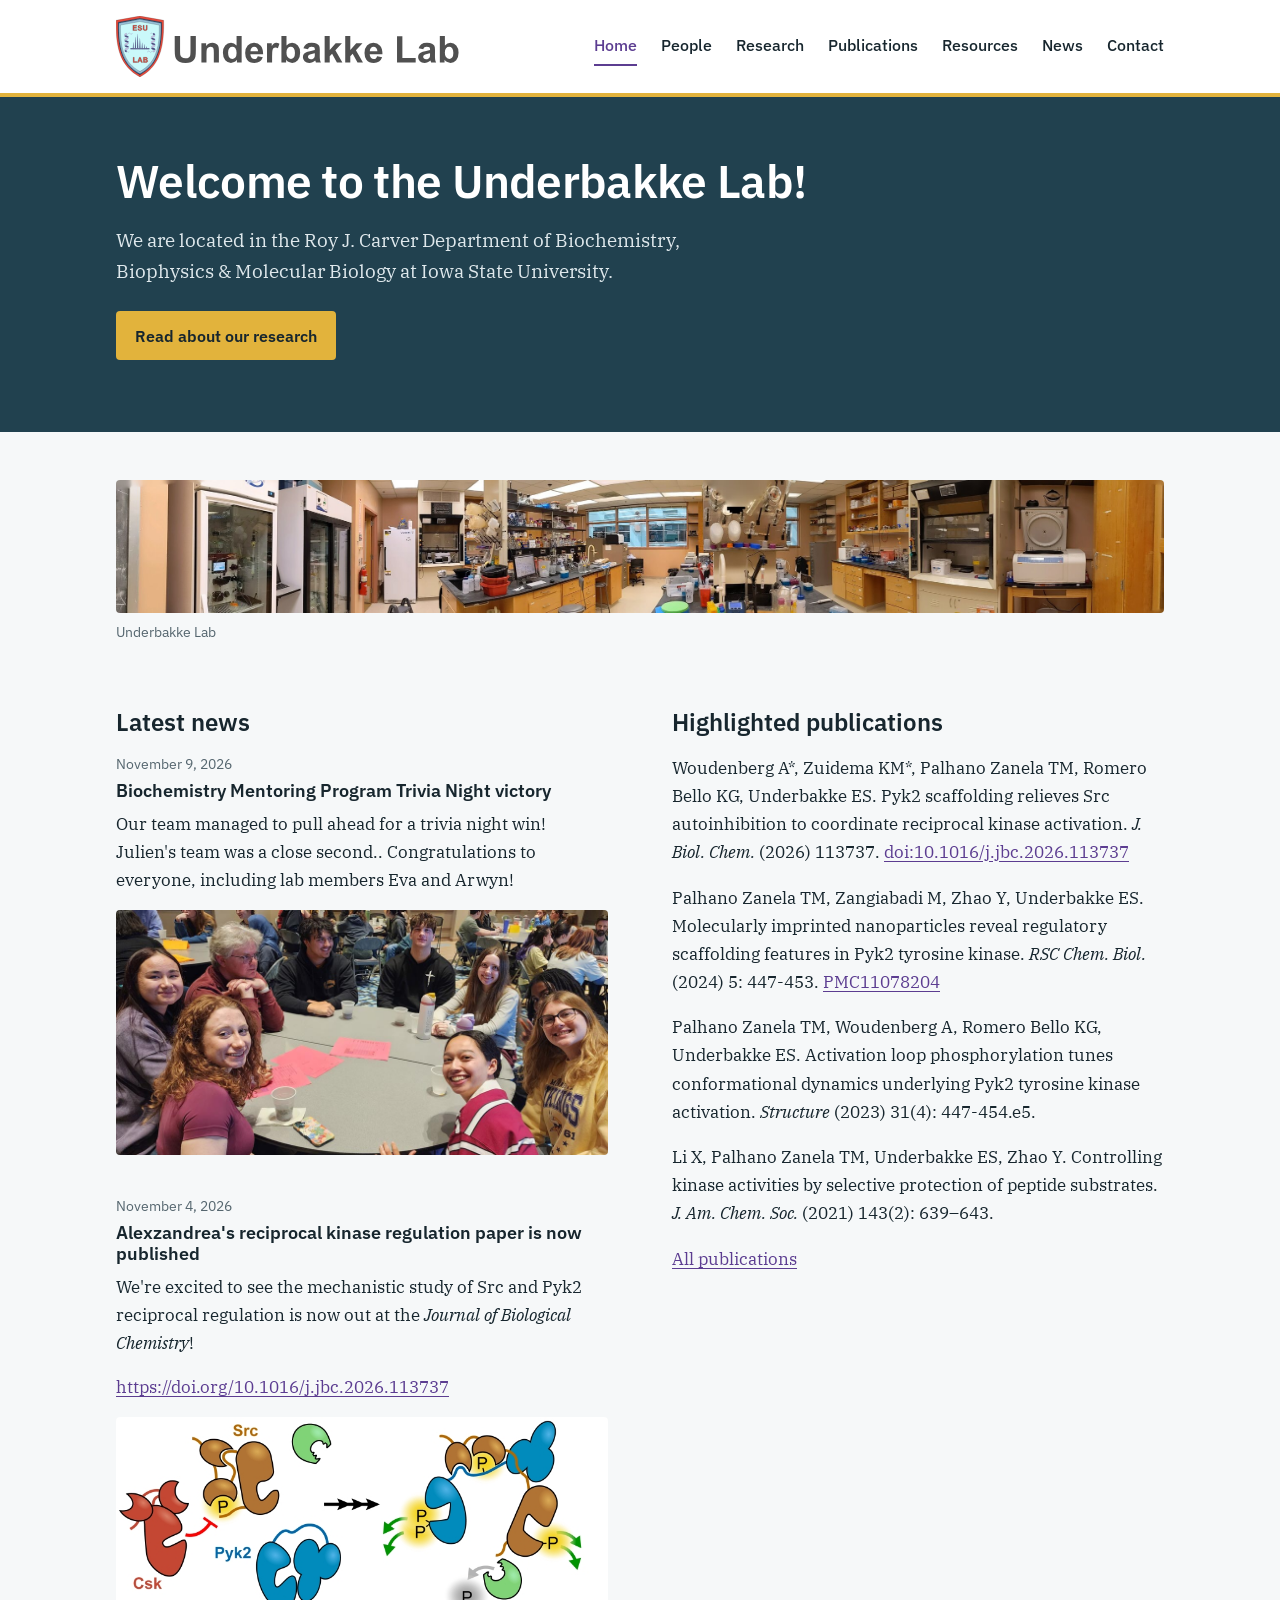
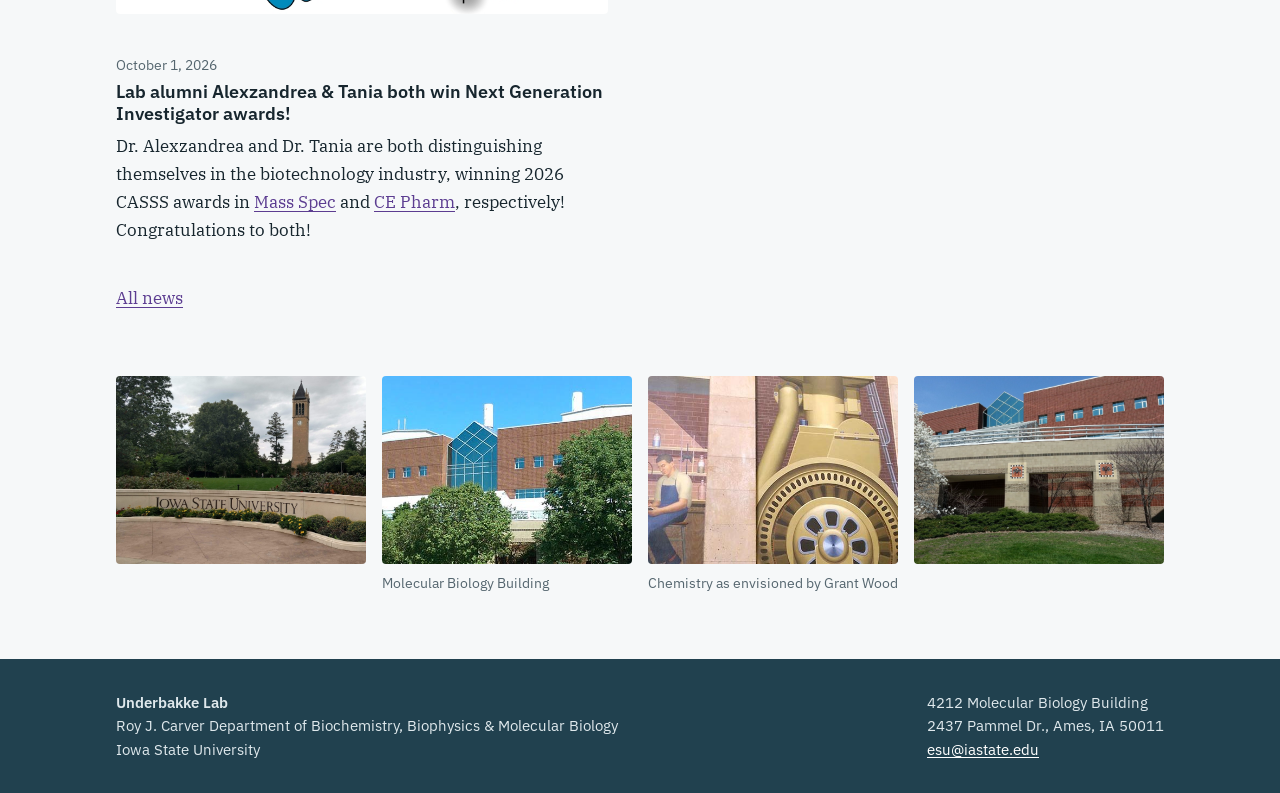
<file: docs/index.html>
<!doctype html>
<html lang="en">
<head>
  <meta charset="utf-8">
  <meta name="viewport" content="width=device-width, initial-scale=1">
  <title>Underbakke Lab</title>
  <meta name="description" content="The Underbakke Lab at Iowa State University studies the architecture and assembly of scaffolded signaling complexes.">
  <link rel="icon" href="assets/favicon-32.png" sizes="32x32" type="image/png">
  <link rel="icon" href="assets/favicon-192.png" sizes="192x192" type="image/png">
  <link rel="apple-touch-icon" href="assets/apple-touch-icon.png">
  <link rel="stylesheet" href="assets/style.css">
</head>
<body>
  <a class="skip" href="#main">Skip to content</a>
  <header class="site-header">
    <div class="wrap header-inner">
      <a class="logo" href="index.html"><img src="assets/img/logo.svg" alt="Underbakke Lab" width="1775" height="315"></a>
      <nav aria-label="Main">
        <ul>
        <li><a href="index.html" aria-current="page">Home</a></li>
        <li><a href="people.html">People</a></li>
        <li><a href="research.html">Research</a></li>
        <li><a href="publications.html">Publications</a></li>
        <li><a href="resources.html">Resources</a></li>
        <li><a href="news.html">News</a></li>
        <li><a href="contact.html">Contact</a></li>
        </ul>
      </nav>
    </div>
  </header>
  <main id="main">
<section class="hero">
  <div class="wrap hero-inner">
    <h1>Welcome to the Underbakke Lab!</h1>
    <p>We are located in the Roy J. Carver Department of Biochemistry, Biophysics &amp; Molecular Biology at Iowa State University.</p>
    <p><a class="button" href="research.html">Read about our research</a></p>
  </div>
</section>
<div class="wrap">
  <figure class="pano">
    <img src="assets/img/PANO_20200829_124351.vr.jpg" alt="Panorama of the Underbakke Lab">
    <figcaption>Underbakke Lab</figcaption>
  </figure>
  <div class="home-cols">
    <section>
      <h2>Latest news</h2>
      <article class="post">
  <p class="post-date">November 9, 2026</p>
  <h3>Biochemistry Mentoring Program Trivia Night victory</h3>
  <p>Our team managed to pull ahead for a trivia night win! Julien's team was a close second.. Congratulations to everyone, including lab members Eva and Arwyn!</p>
  <img src="assets/news/2026-trivia-night.jpg" alt="The winning team around their table at the Biochemistry Mentoring Program Trivia Night" loading="lazy">
</article>
<article class="post">
  <p class="post-date">November 4, 2026</p>
  <h3>Alexzandrea's reciprocal kinase regulation paper is now published</h3>
  <p>We're excited to see the mechanistic study of Src and Pyk2 reciprocal regulation is now out at the <em>Journal of Biological Chemistry</em>!</p>
  <p><a href="https://doi.org/10.1016/j.jbc.2026.113737">https://doi.org/10.1016/j.jbc.2026.113737</a></p>
  <img src="assets/news/2026-jbc-pyk2-src.jpg" alt="Graphical abstract for Pyk2 scaffolding relieves Src autoinhibition to coordinate reciprocal kinase activation" loading="lazy">
</article>
<article class="post">
  <p class="post-date">October 1, 2026</p>
  <h3>Lab alumni Alexzandrea &amp; Tania both win Next Generation Investigator awards!</h3>
  <p>Dr. Alexzandrea and Dr. Tania are both distinguishing themselves in the biotechnology industry, winning 2026 CASSS awards in <a href="https://www.casss.org/news/meet-the-2026-mass-spec-next-gen-award-winners">Mass Spec</a> and <a href="https://www.casss.org/news/meet-the-2026-ce-pharm-next-gen-award-winners">CE Pharm</a>, respectively! Congratulations to both!</p>
</article>
      <p><a href="news.html">All news</a></p>
    </section>
    <section>
      <h2>Highlighted publications</h2>
      <ul class="pubs plain">
      <li>Woudenberg A&#42;, Zuidema KM&#42;, Palhano Zanela TM, Romero Bello KG, Underbakke ES. Pyk2 scaffolding relieves Src autoinhibition to coordinate reciprocal kinase activation. <em>J. Biol. Chem.</em> (2026) 113737. <a href="https://doi.org/10.1016/j.jbc.2026.113737">doi:10.1016/j.jbc.2026.113737</a></li>
<li>Palhano Zanela TM, Zangiabadi M, Zhao Y, Underbakke ES. Molecularly imprinted nanoparticles reveal regulatory scaffolding features in Pyk2 tyrosine kinase. <em>RSC Chem. Biol.</em> (2024) 5: 447-453. <a href="https://pmc.ncbi.nlm.nih.gov/articles/PMC11078204/">PMC11078204</a></li>
<li>Palhano Zanela TM, Woudenberg A, Romero Bello KG, Underbakke ES. Activation loop phosphorylation tunes conformational dynamics underlying Pyk2 tyrosine kinase activation. <em>Structure</em> (2023) 31(4): 447-454.e5.</li>
<li>Li X, Palhano Zanela TM, Underbakke ES, Zhao Y. Controlling kinase activities by selective protection of peptide substrates. <em>J. Am. Chem. Soc.</em> (2021) 143(2): 639–643.</li>
      </ul>
      <p><a href="publications.html">All publications</a></p>
    </section>
  </div>
  <section class="gallery" aria-label="Around campus">
  <figure><img src="assets/img/IMG_20190926_175013070_HDR_2.jpg" alt="Iowa State University campus" loading="lazy"></figure>
<figure><img src="assets/img/IMAG0291.jpg" alt="Molecular Biology Building" loading="lazy"><figcaption>Molecular Biology Building</figcaption></figure>
<figure><img src="assets/img/IMAG02901.jpg" alt="Mural of chemistry by Grant Wood" loading="lazy"><figcaption>Chemistry as envisioned by Grant Wood</figcaption></figure>
<figure><img src="assets/img/MBB_south_2013.jpg" alt="South side of the Molecular Biology Building" loading="lazy"></figure>
  </section>
</div>
  </main>
  <footer class="site-footer">
    <div class="wrap footer-inner">
      <p><strong>Underbakke Lab</strong><br>
      Roy J. Carver Department of Biochemistry, Biophysics &amp; Molecular Biology<br>
      Iowa State University</p>
      <p>4212 Molecular Biology Building<br>
      2437 Pammel Dr., Ames, IA 50011<br>
      <a href="mailto:esu@iastate.edu">esu@iastate.edu</a></p>
    </div>
  </footer>
</body>
</html>
</file>
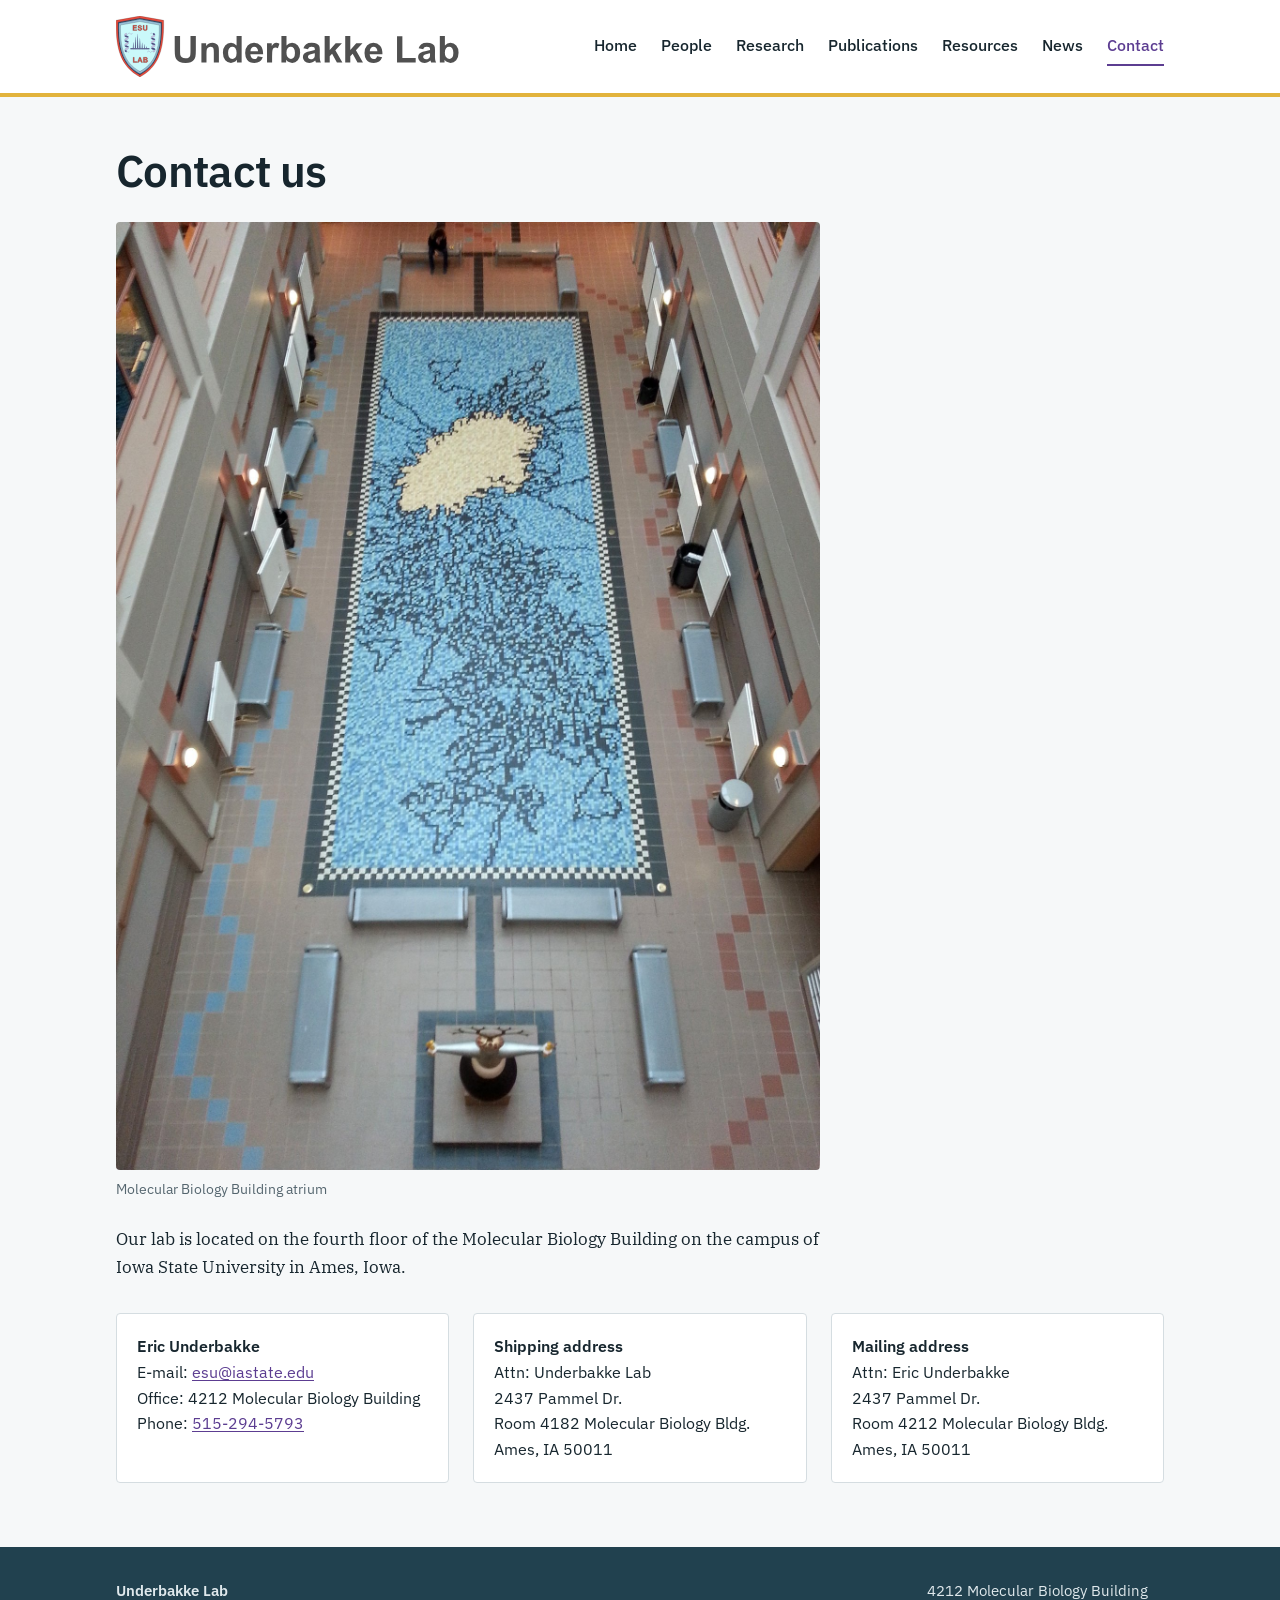
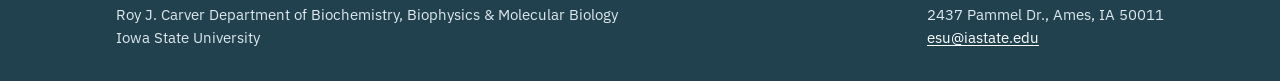
<file: docs/contact.html>
<!doctype html>
<html lang="en">
<head>
  <meta charset="utf-8">
  <meta name="viewport" content="width=device-width, initial-scale=1">
  <title>Contact | Underbakke Lab</title>
  <meta name="description" content="The Underbakke Lab at Iowa State University studies the architecture and assembly of scaffolded signaling complexes.">
  <link rel="icon" href="assets/favicon-32.png" sizes="32x32" type="image/png">
  <link rel="icon" href="assets/favicon-192.png" sizes="192x192" type="image/png">
  <link rel="apple-touch-icon" href="assets/apple-touch-icon.png">
  <link rel="stylesheet" href="assets/style.css">
</head>
<body>
  <a class="skip" href="#main">Skip to content</a>
  <header class="site-header">
    <div class="wrap header-inner">
      <a class="logo" href="index.html"><img src="assets/img/logo.svg" alt="Underbakke Lab" width="1775" height="315"></a>
      <nav aria-label="Main">
        <ul>
        <li><a href="index.html">Home</a></li>
        <li><a href="people.html">People</a></li>
        <li><a href="research.html">Research</a></li>
        <li><a href="publications.html">Publications</a></li>
        <li><a href="resources.html">Resources</a></li>
        <li><a href="news.html">News</a></li>
        <li><a href="contact.html" aria-current="page">Contact</a></li>
        </ul>
      </nav>
    </div>
  </header>
  <main id="main">
<div class="wrap prose">
<h1>Contact us</h1>

<figure>
  <img src="assets/img/20131219_143428.jpg" alt="Atrium of the Molecular Biology Building">
  <figcaption>Molecular Biology Building atrium</figcaption>
</figure>

<p>Our lab is located on the fourth floor of the Molecular Biology Building on the campus of Iowa State University in Ames, Iowa.</p>

<div class="addresses">
  <address>
    <strong>Eric Underbakke</strong><br>
    E-mail: <a href="mailto:esu@iastate.edu">esu@iastate.edu</a><br>
    Office: 4212 Molecular Biology Building<br>
    Phone: <a href="tel:+15152945793">515-294-5793</a>
  </address>
  <address>
    <strong>Shipping address</strong><br>
    Attn: Underbakke Lab<br>
    2437 Pammel Dr.<br>
    Room 4182 Molecular Biology Bldg.<br>
    Ames, IA 50011
  </address>
  <address>
    <strong>Mailing address</strong><br>
    Attn: Eric Underbakke<br>
    2437 Pammel Dr.<br>
    Room 4212 Molecular Biology Bldg.<br>
    Ames, IA 50011
  </address>
</div>

</div>
  </main>
  <footer class="site-footer">
    <div class="wrap footer-inner">
      <p><strong>Underbakke Lab</strong><br>
      Roy J. Carver Department of Biochemistry, Biophysics &amp; Molecular Biology<br>
      Iowa State University</p>
      <p>4212 Molecular Biology Building<br>
      2437 Pammel Dr., Ames, IA 50011<br>
      <a href="mailto:esu@iastate.edu">esu@iastate.edu</a></p>
    </div>
  </footer>
</body>
</html>
</file>
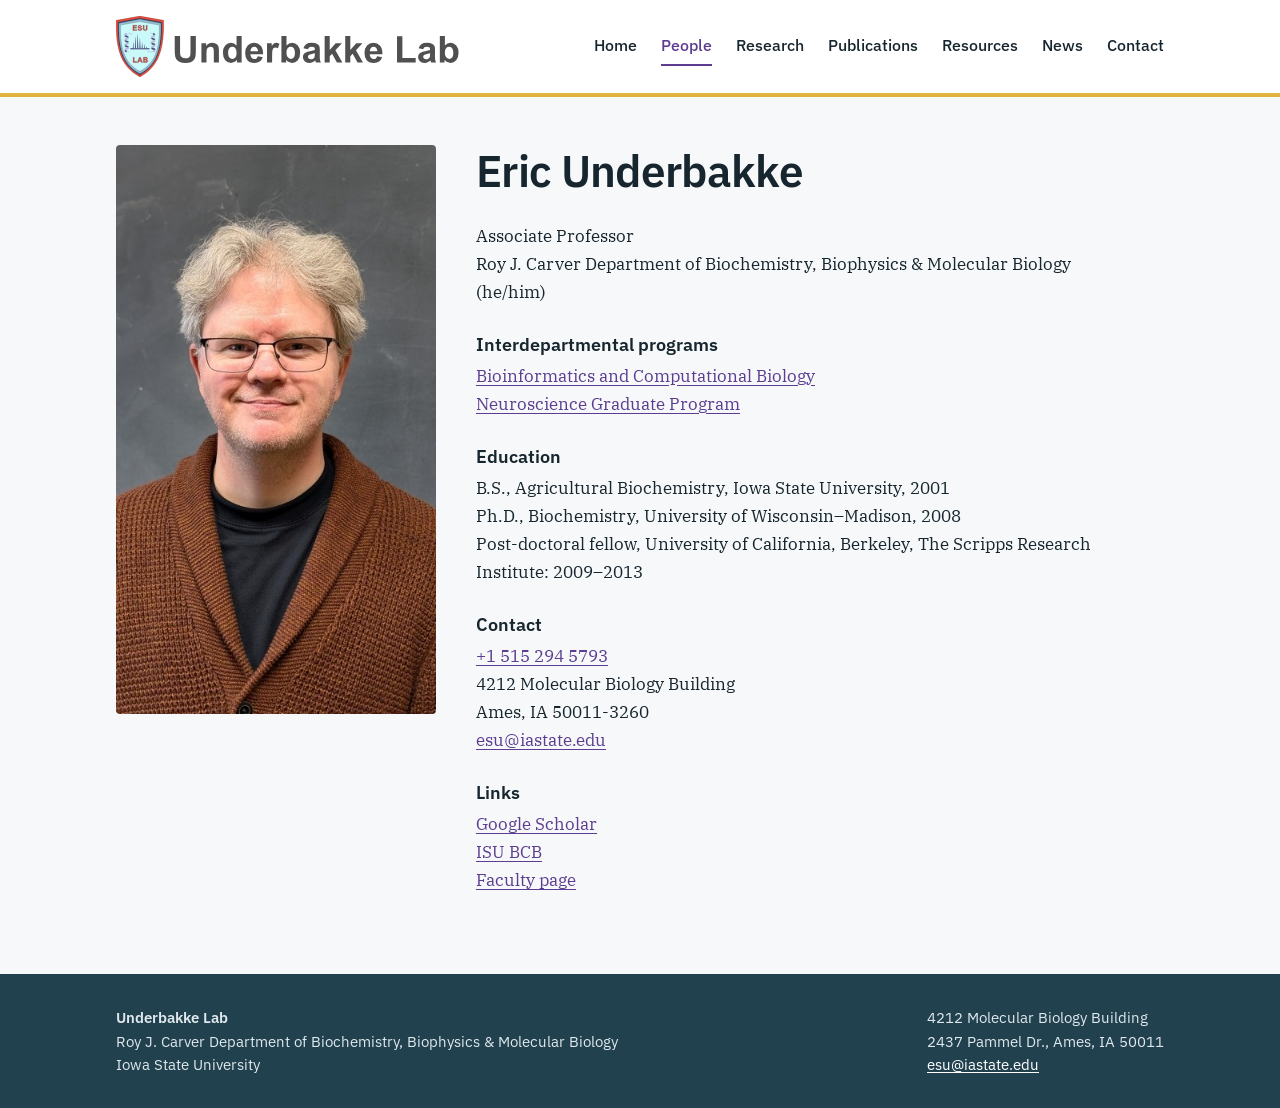
<file: docs/eric-underbakke.html>
<!doctype html>
<html lang="en">
<head>
  <meta charset="utf-8">
  <meta name="viewport" content="width=device-width, initial-scale=1">
  <title>Eric Underbakke | Underbakke Lab</title>
  <meta name="description" content="The Underbakke Lab at Iowa State University studies the architecture and assembly of scaffolded signaling complexes.">
  <link rel="icon" href="assets/favicon-32.png" sizes="32x32" type="image/png">
  <link rel="icon" href="assets/favicon-192.png" sizes="192x192" type="image/png">
  <link rel="apple-touch-icon" href="assets/apple-touch-icon.png">
  <link rel="stylesheet" href="assets/style.css">
</head>
<body>
  <a class="skip" href="#main">Skip to content</a>
  <header class="site-header">
    <div class="wrap header-inner">
      <a class="logo" href="index.html"><img src="assets/img/logo.svg" alt="Underbakke Lab" width="1775" height="315"></a>
      <nav aria-label="Main">
        <ul>
        <li><a href="index.html">Home</a></li>
        <li><a href="people.html" aria-current="page">People</a></li>
        <li><a href="research.html">Research</a></li>
        <li><a href="publications.html">Publications</a></li>
        <li><a href="resources.html">Resources</a></li>
        <li><a href="news.html">News</a></li>
        <li><a href="contact.html">Contact</a></li>
        </ul>
      </nav>
    </div>
  </header>
  <main id="main">
<div class="wrap prose">
<div class="profile">
  <img src="assets/people/underbakke-eric-full.jpg" alt="Eric Underbakke">
  <div>
    <h1>Eric Underbakke</h1>
    <p>Associate Professor<br>
    Roy J. Carver Department of Biochemistry, Biophysics &amp; Molecular Biology<br>
    (he/him)</p>

    <h2>Interdepartmental programs</h2>
    <p><a href="https://www.bcb.iastate.edu/">Bioinformatics and Computational Biology</a><br>
    <a href="http://www.neuroscience.iastate.edu/">Neuroscience Graduate Program</a></p>

    <h2>Education</h2>
    <p>B.S., Agricultural Biochemistry, Iowa State University, 2001<br>
    Ph.D., Biochemistry, University of Wisconsin–Madison, 2008<br>
    Post-doctoral fellow, University of California, Berkeley, The Scripps Research Institute: 2009–2013</p>

    <h2>Contact</h2>
    <p><a href="tel:+15152945793">+1 515 294 5793</a><br>
    4212 Molecular Biology Building<br>
    Ames, IA 50011-3260<br>
    <a href="mailto:esu@iastate.edu">esu@iastate.edu</a></p>

    <h2>Links</h2>
    <p><a href="https://scholar.google.com/citations?user=TLvHrmUAAAAJ&amp;hl=en&amp;oi=ao">Google Scholar</a><br>
    <a href="https://www.bcb.iastate.edu/people/eric-underbakke">ISU BCB</a><br>
    <a href="https://www.bbmb.iastate.edu/people/eric-underbakke">Faculty page</a></p>
  </div>
</div>

</div>
  </main>
  <footer class="site-footer">
    <div class="wrap footer-inner">
      <p><strong>Underbakke Lab</strong><br>
      Roy J. Carver Department of Biochemistry, Biophysics &amp; Molecular Biology<br>
      Iowa State University</p>
      <p>4212 Molecular Biology Building<br>
      2437 Pammel Dr., Ames, IA 50011<br>
      <a href="mailto:esu@iastate.edu">esu@iastate.edu</a></p>
    </div>
  </footer>
</body>
</html>
</file>
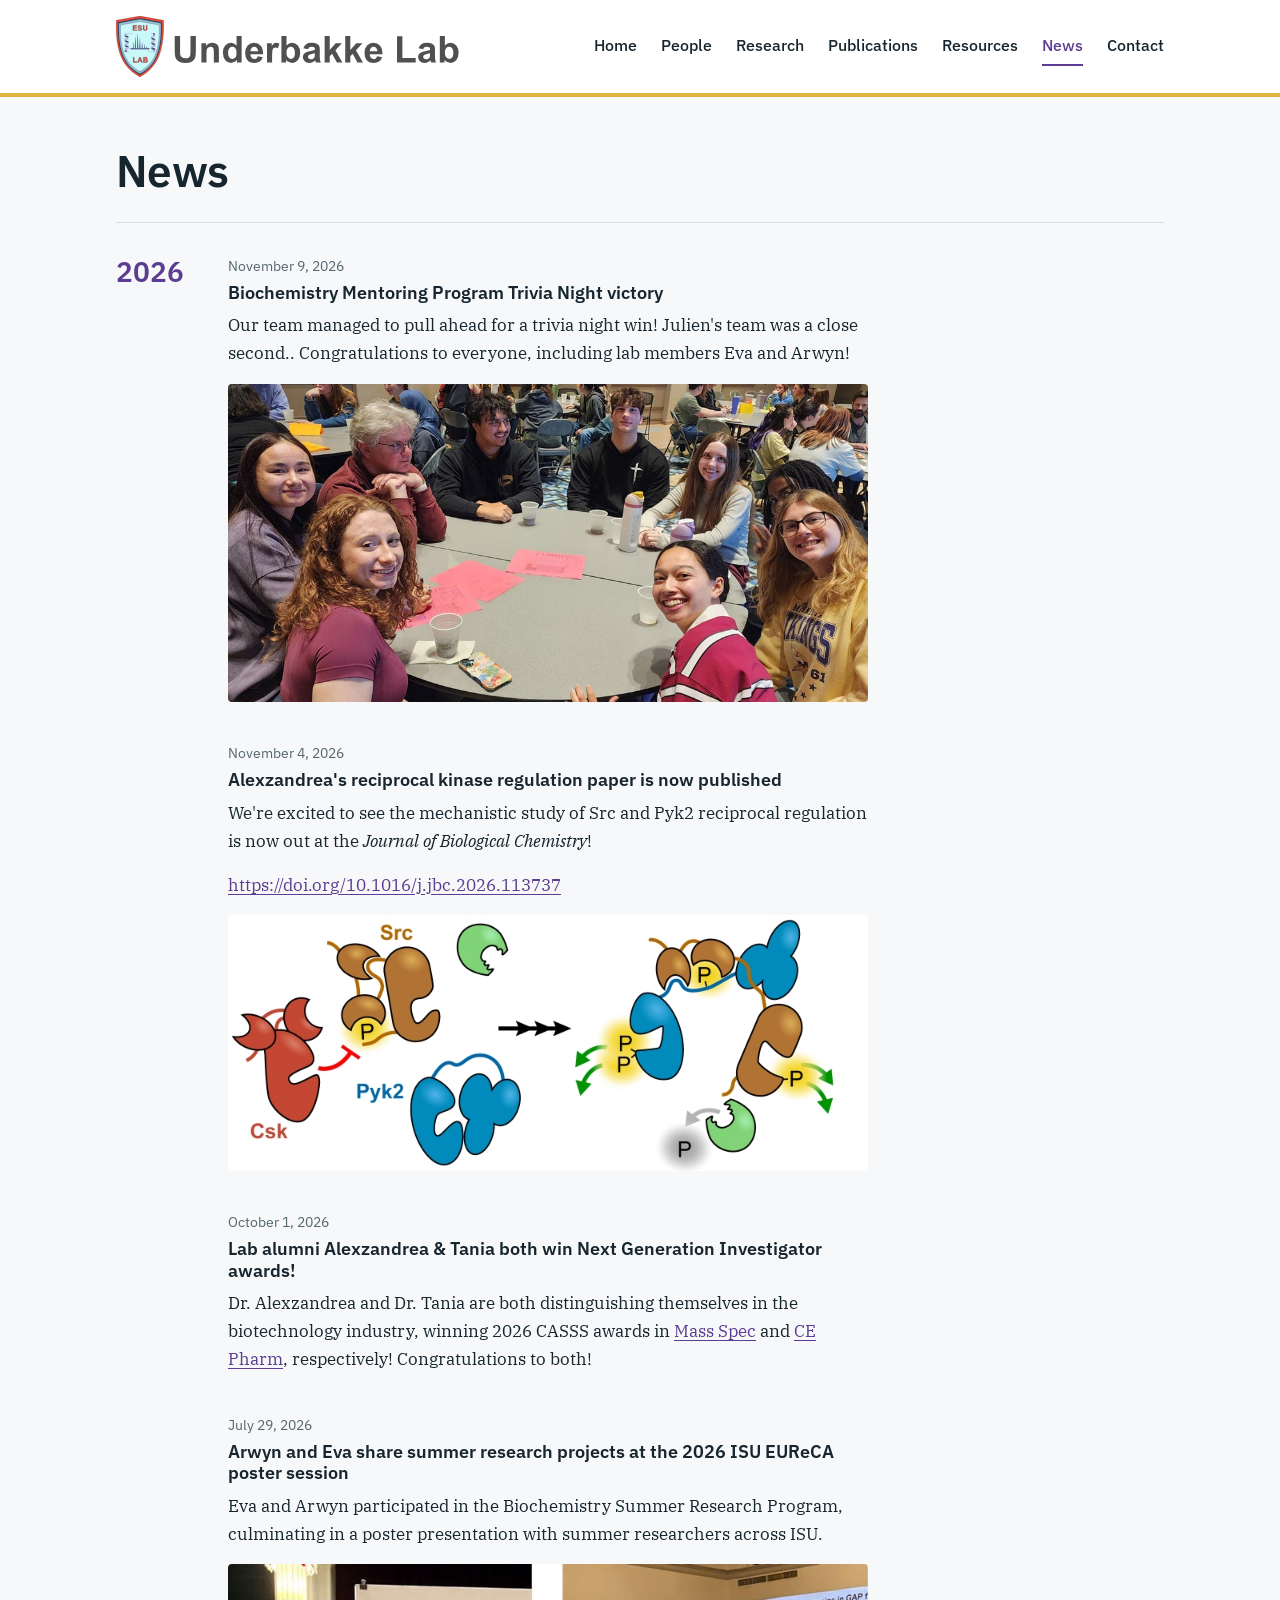
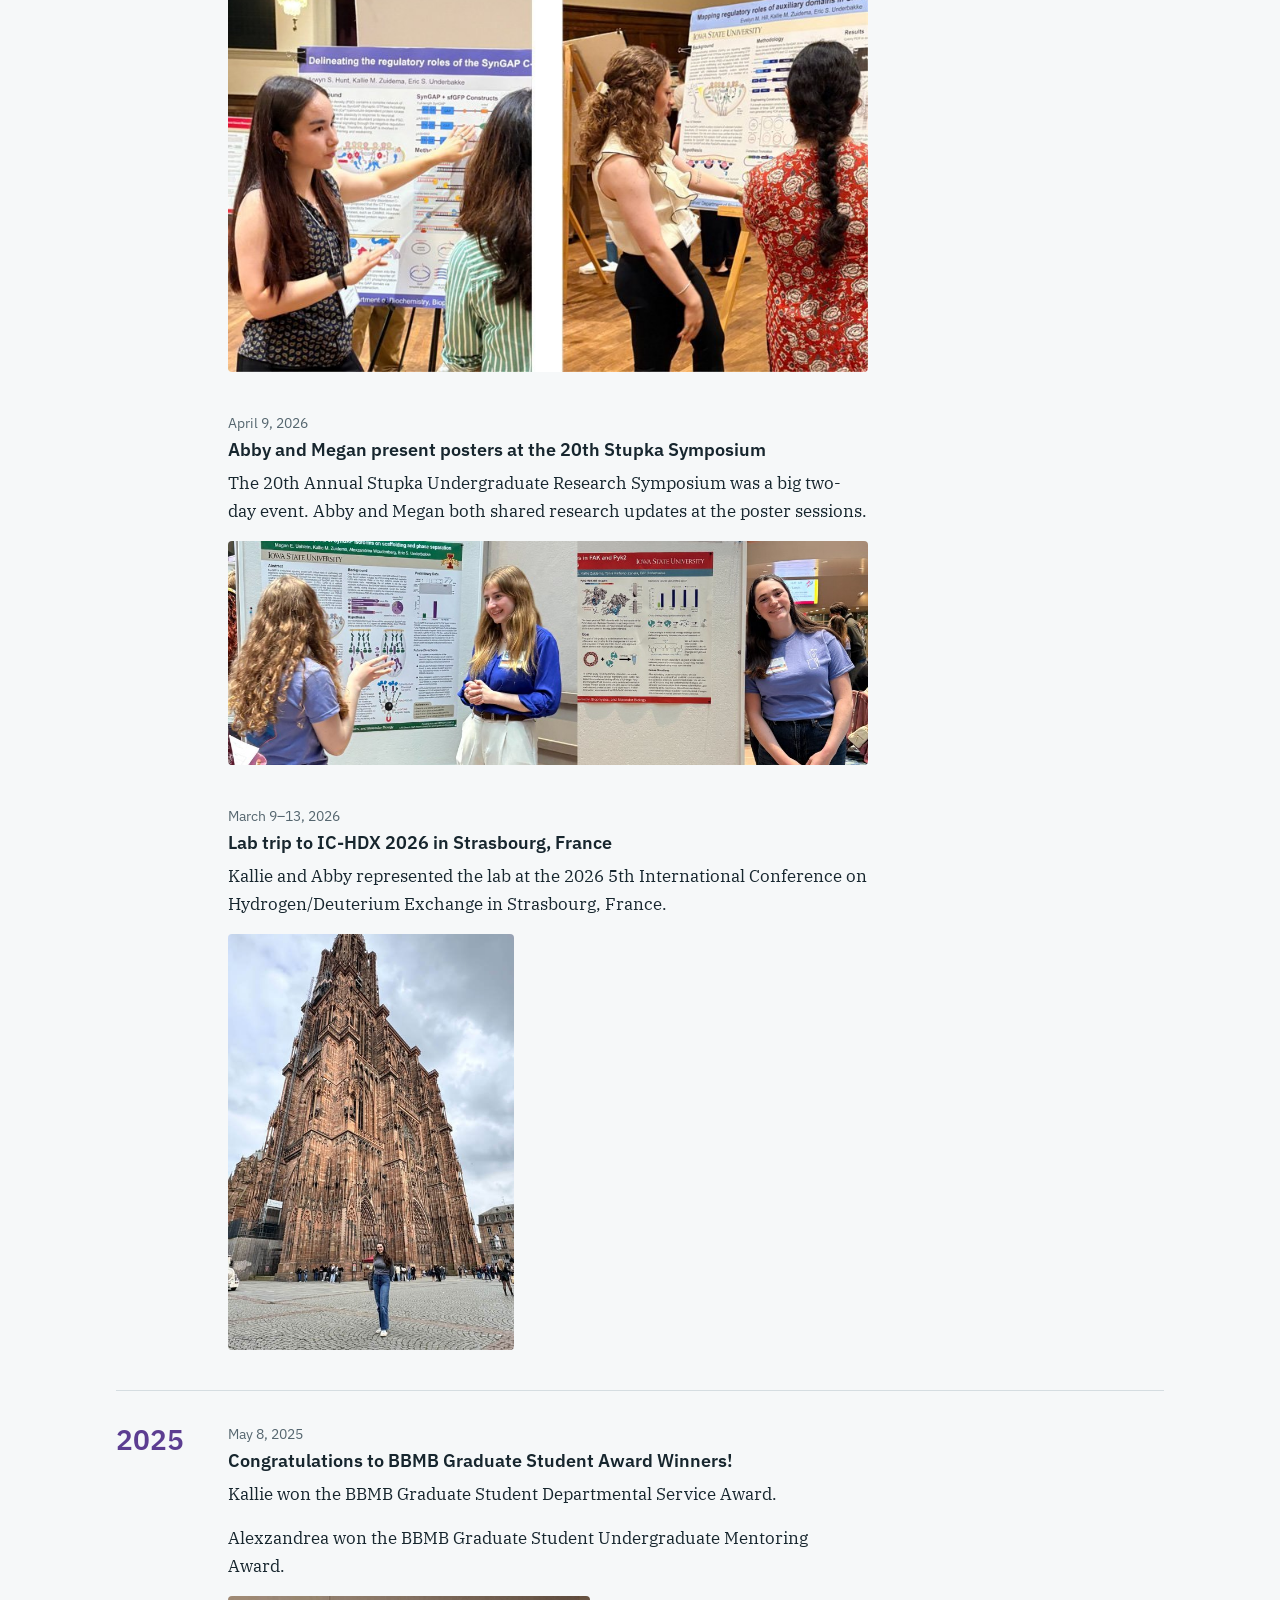
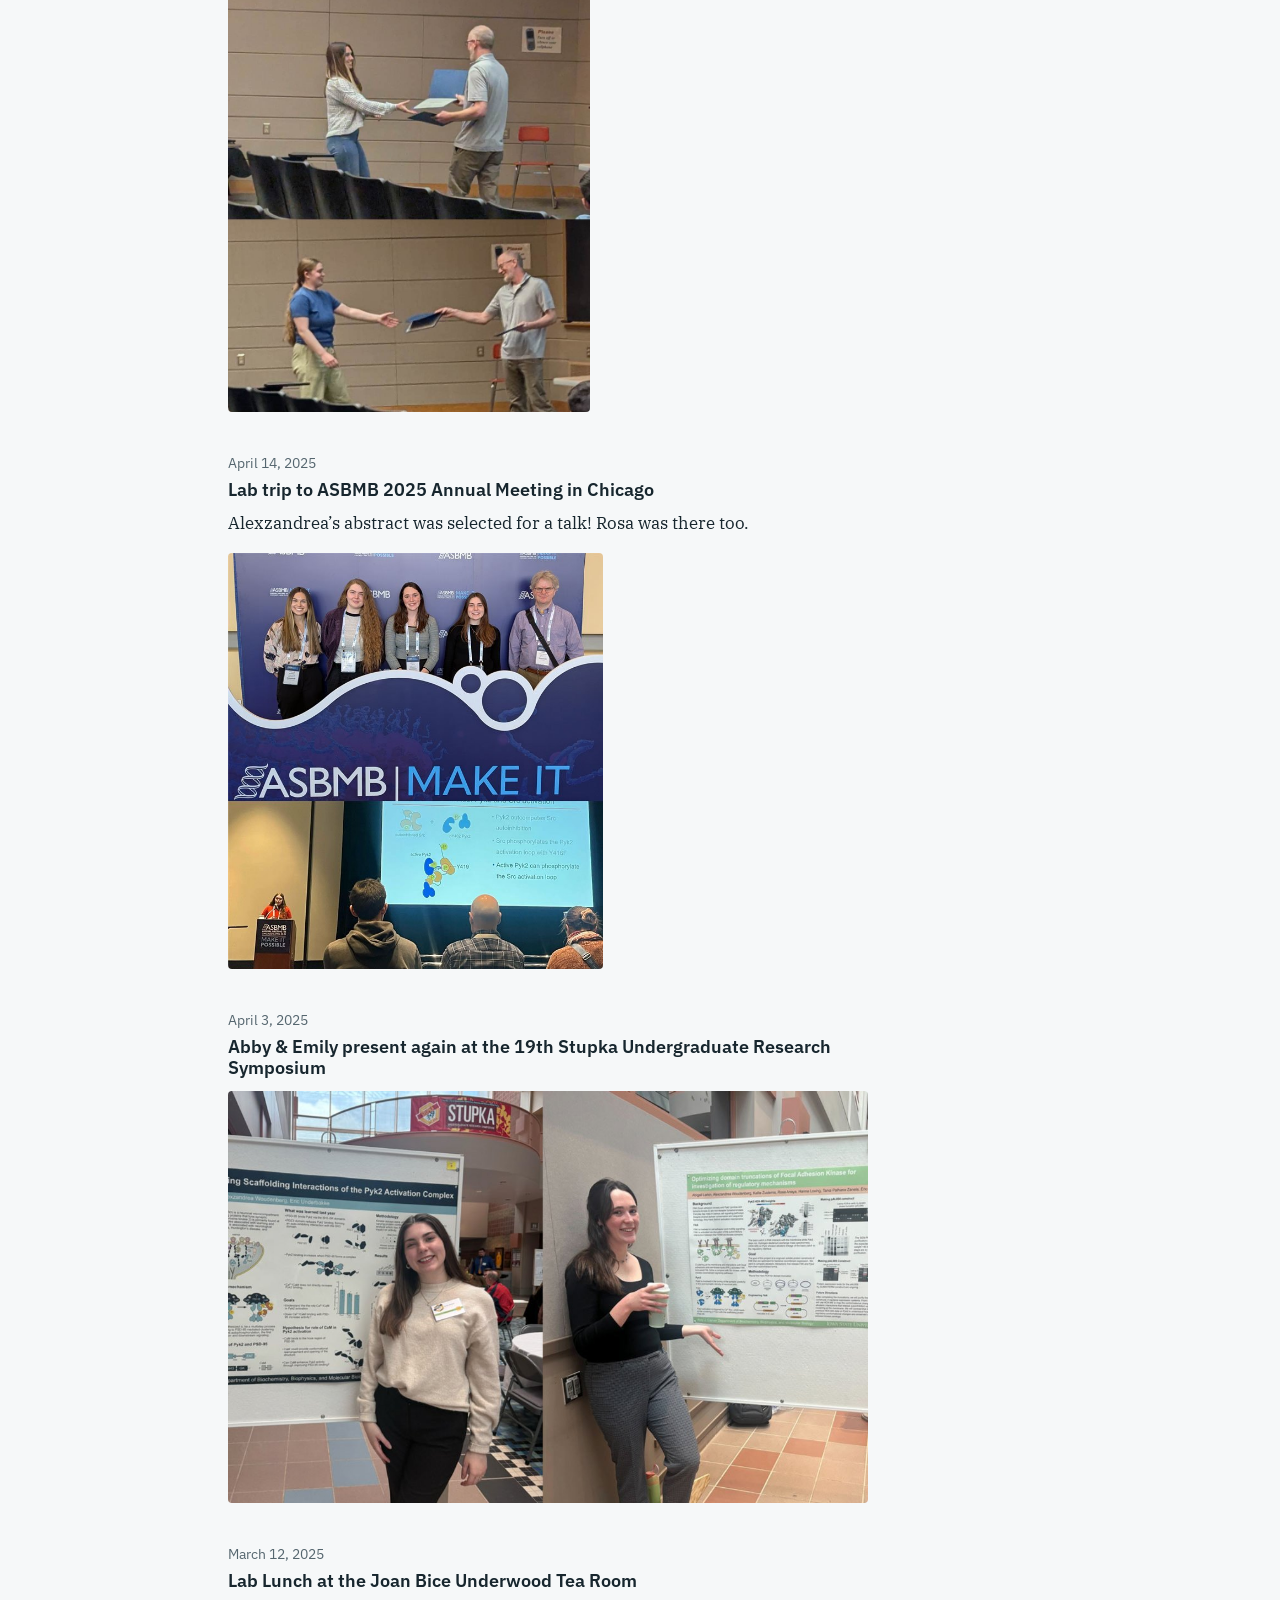
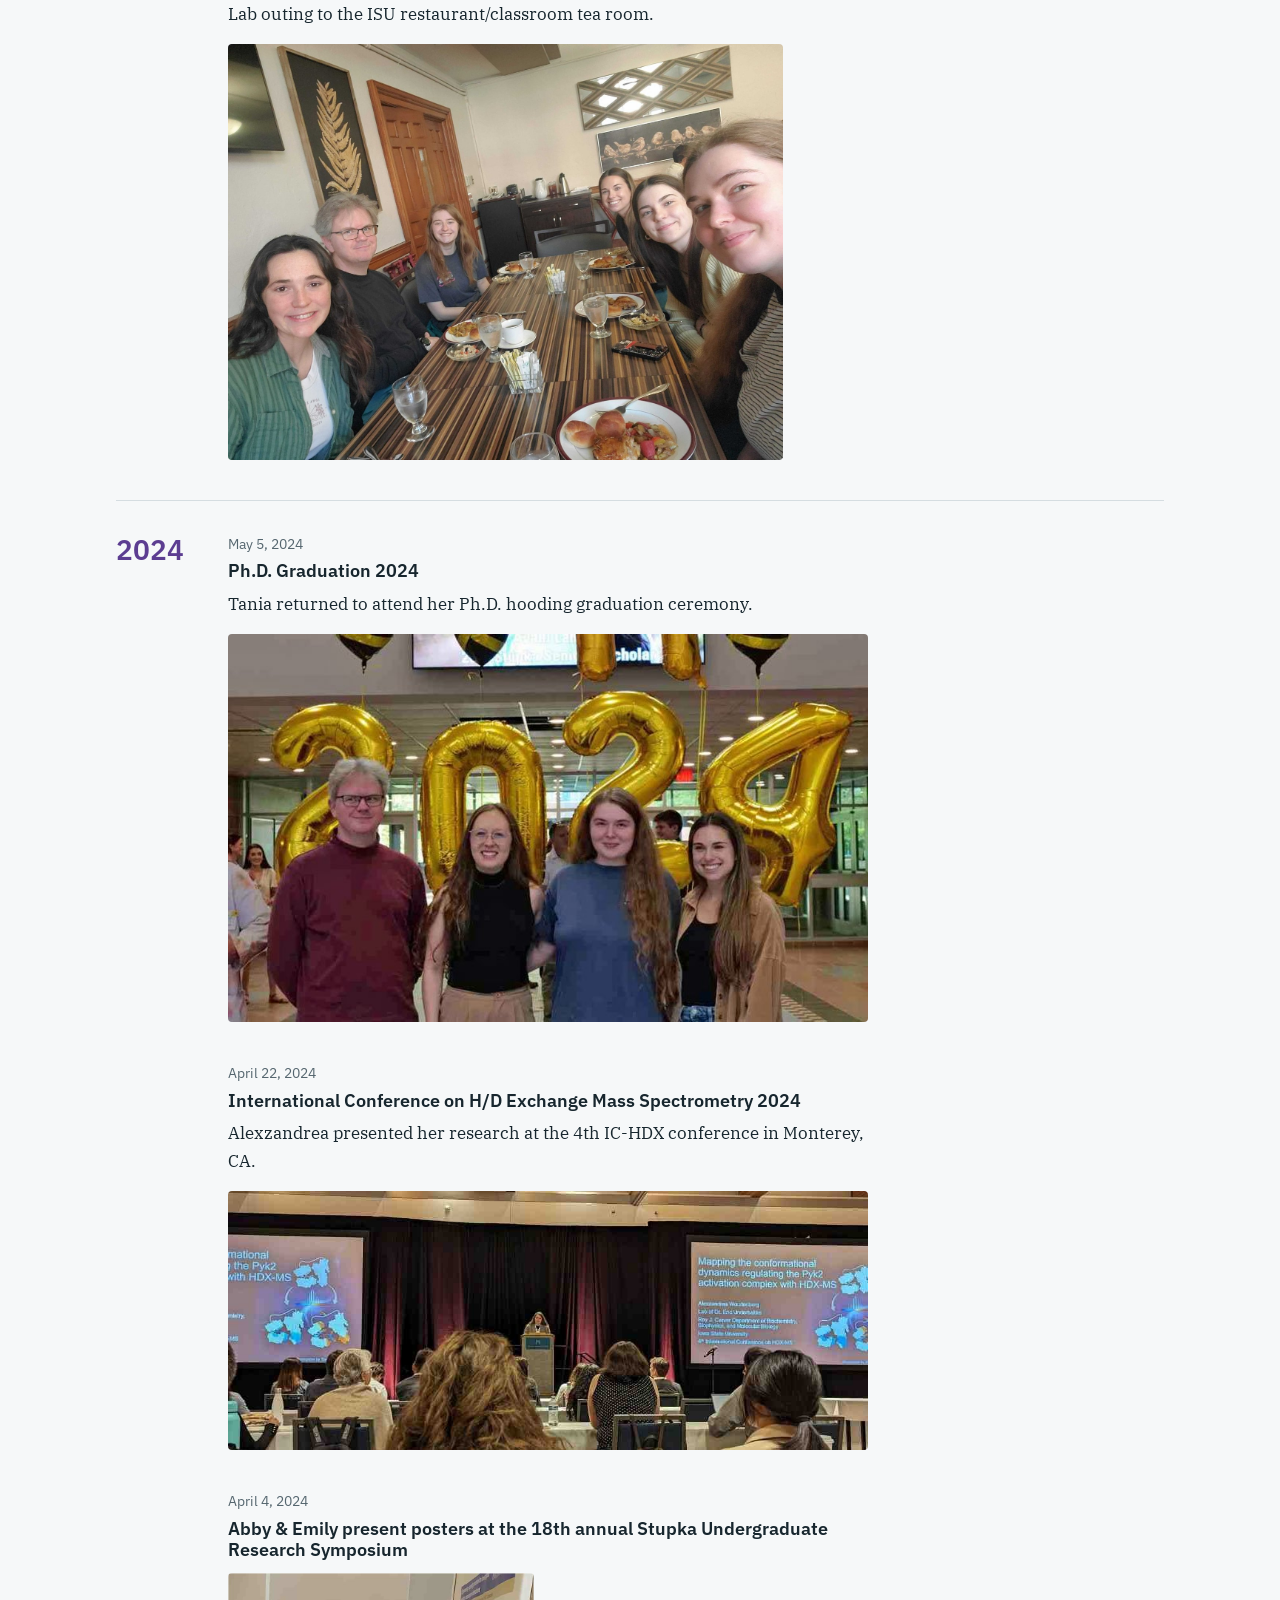
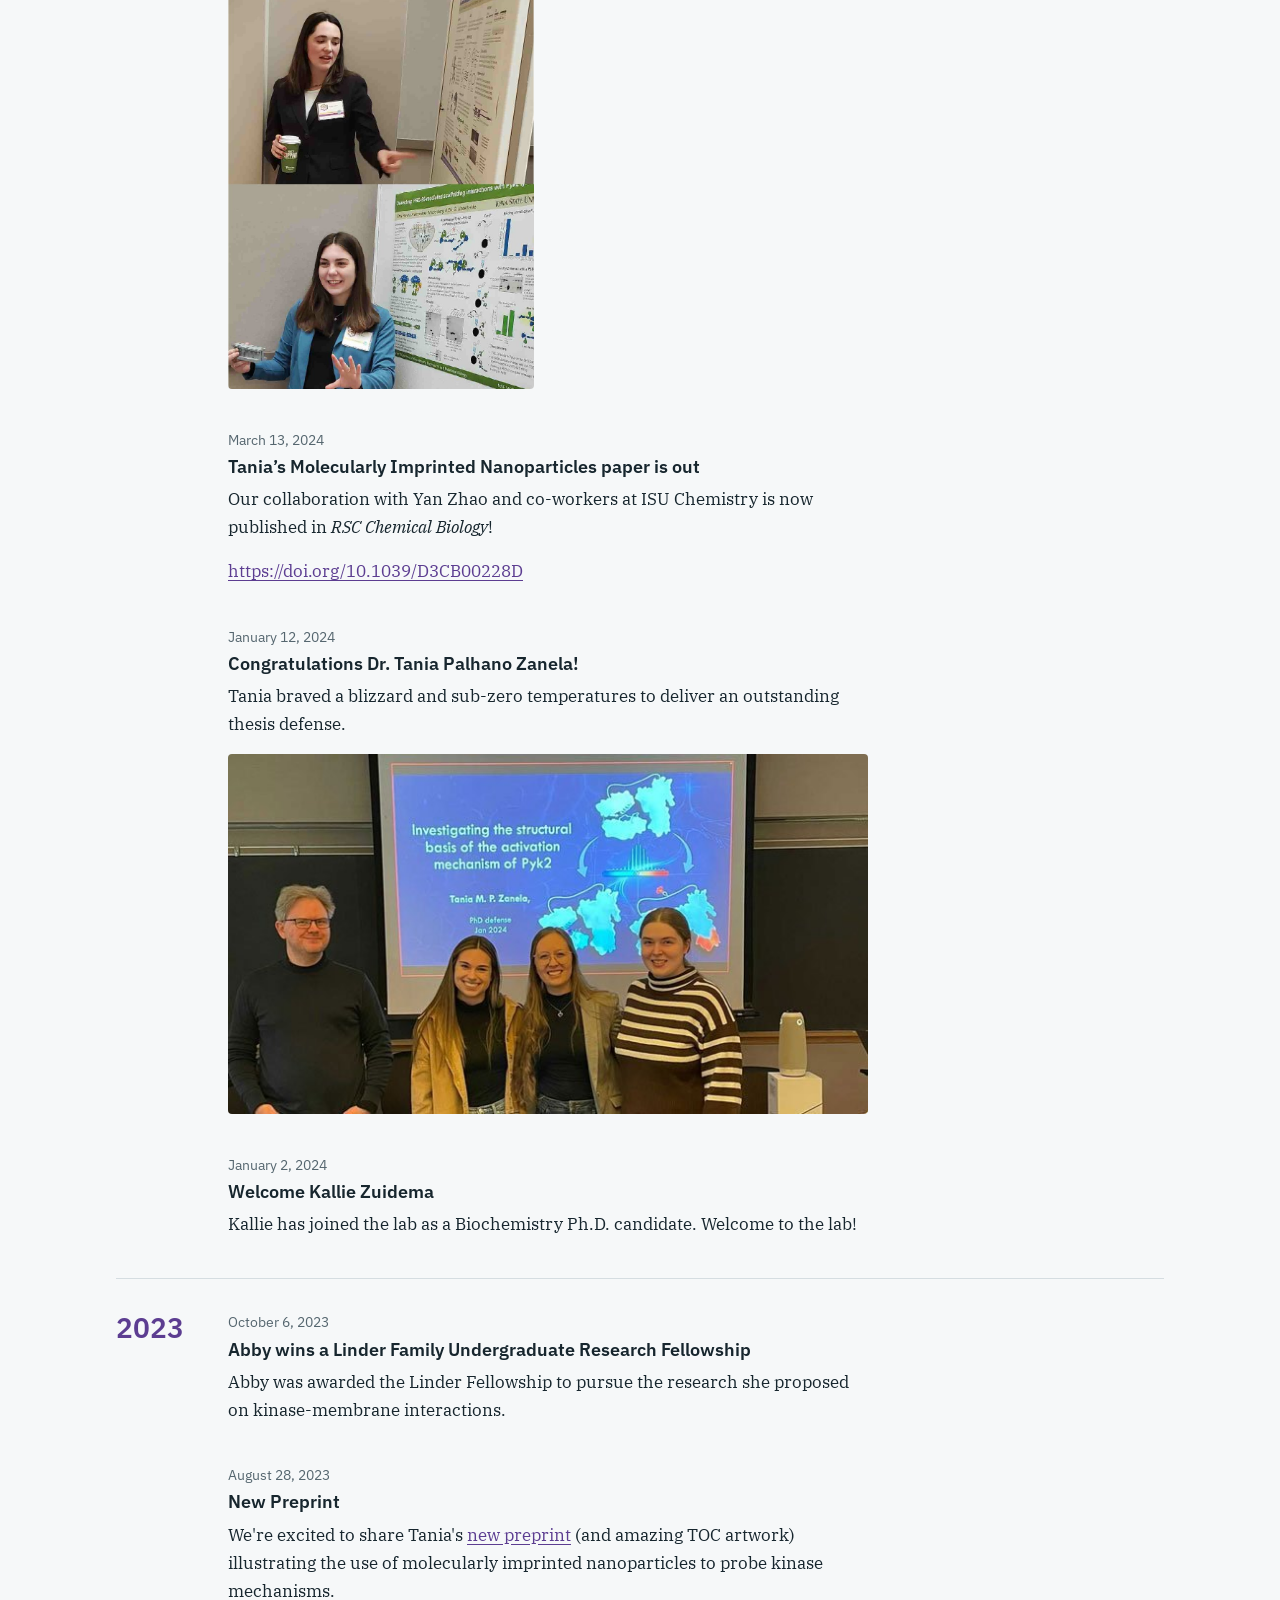
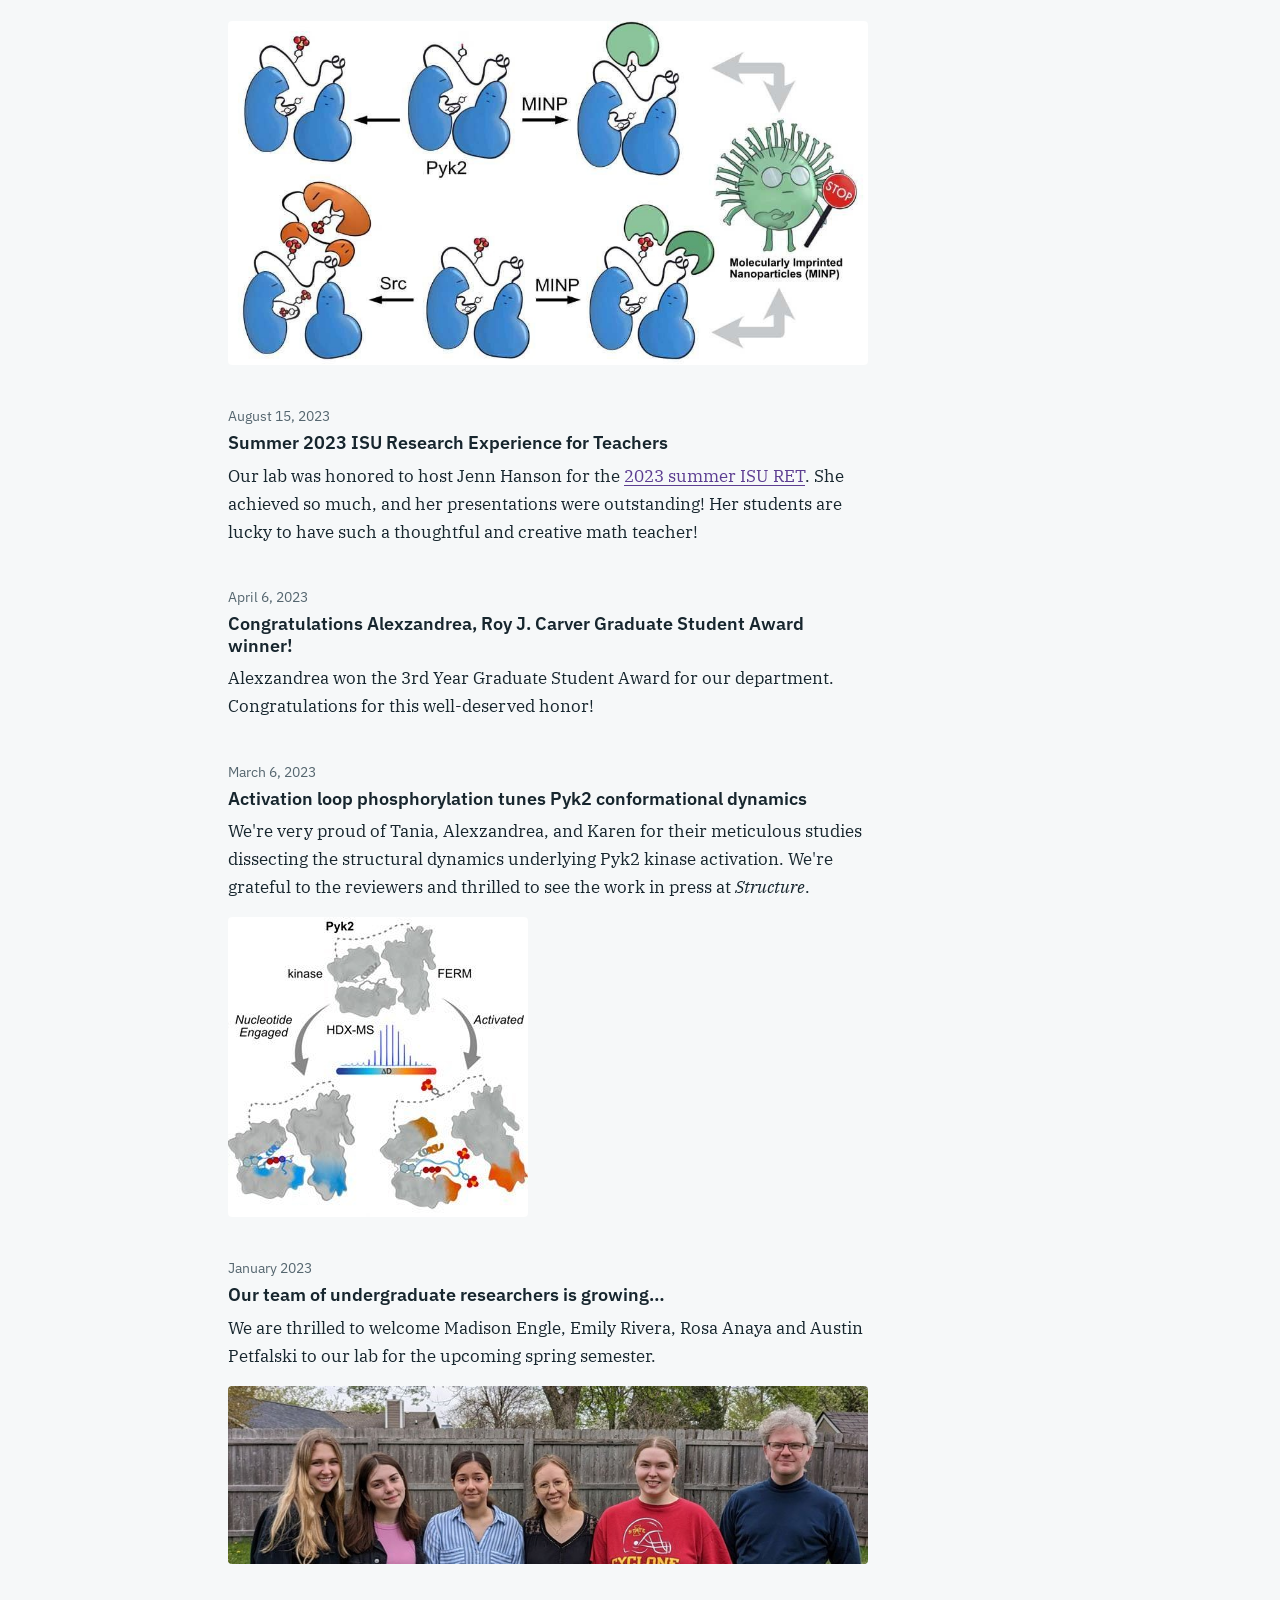
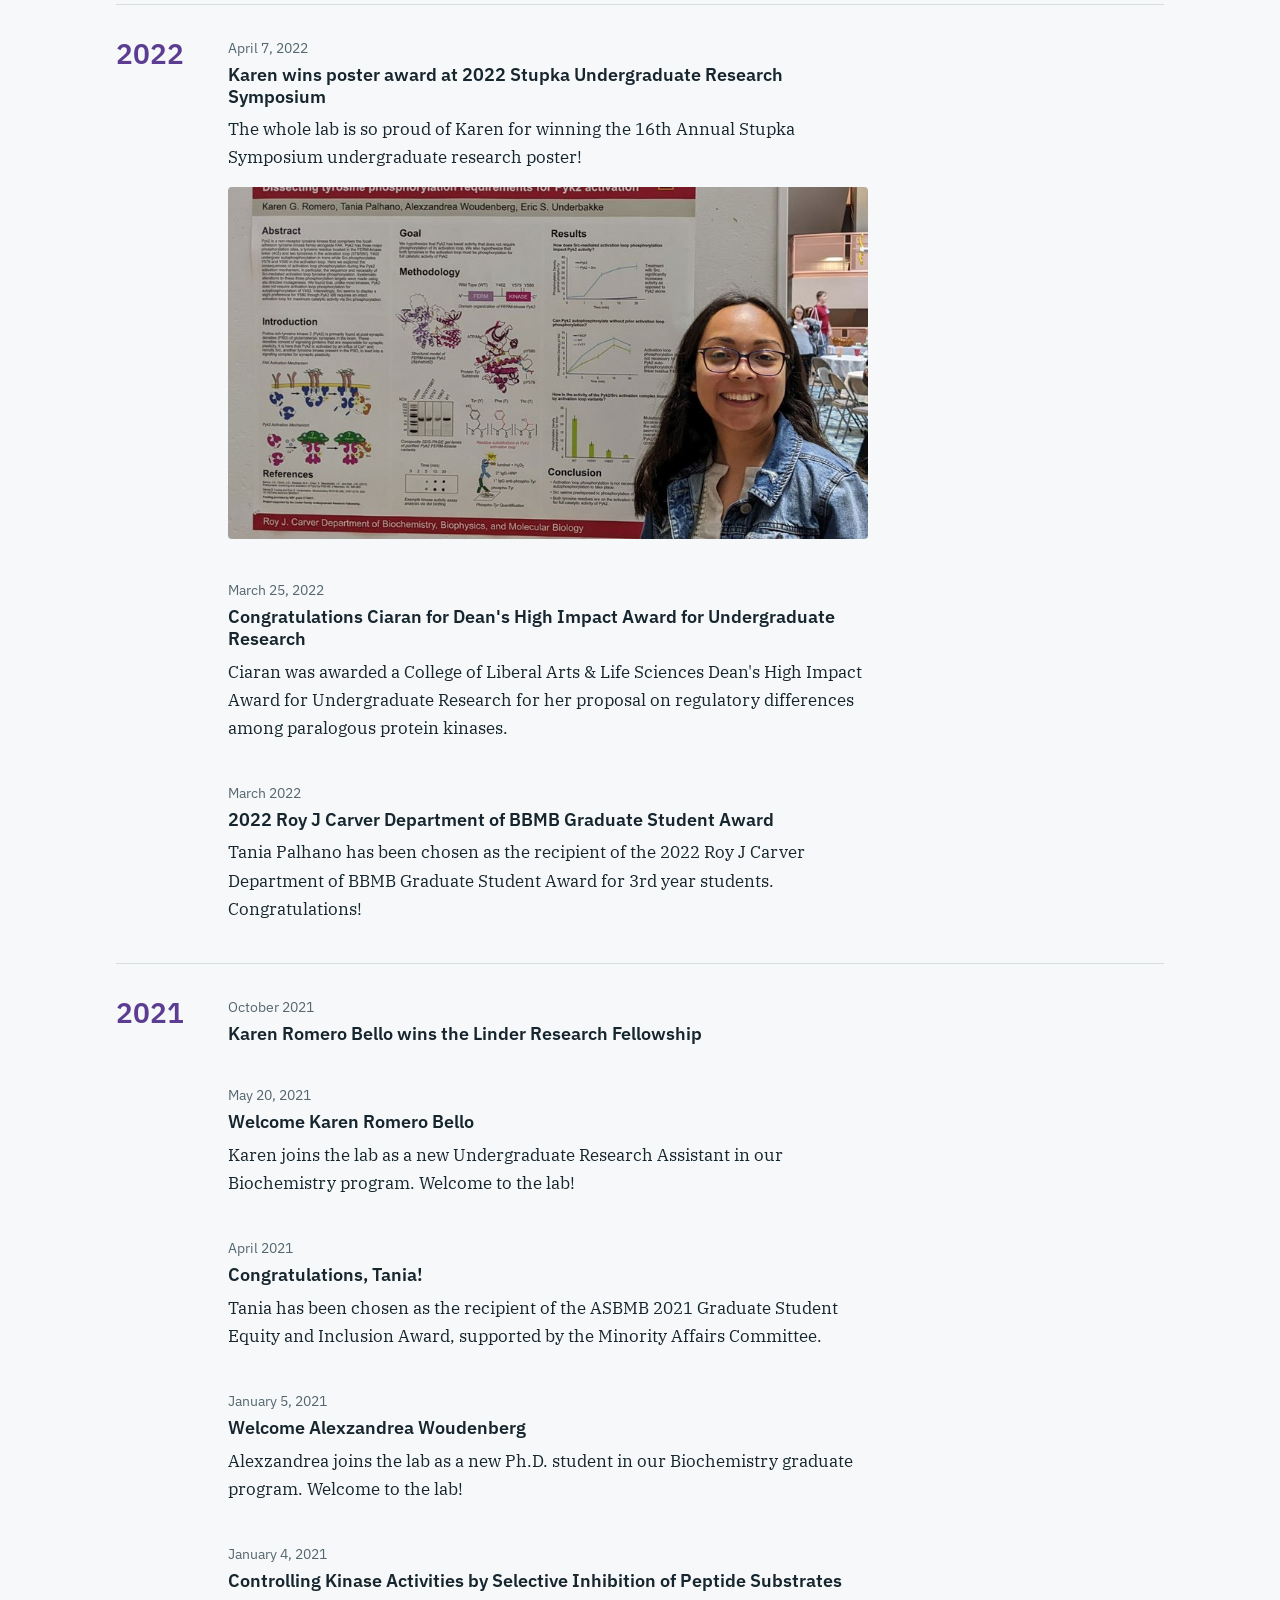
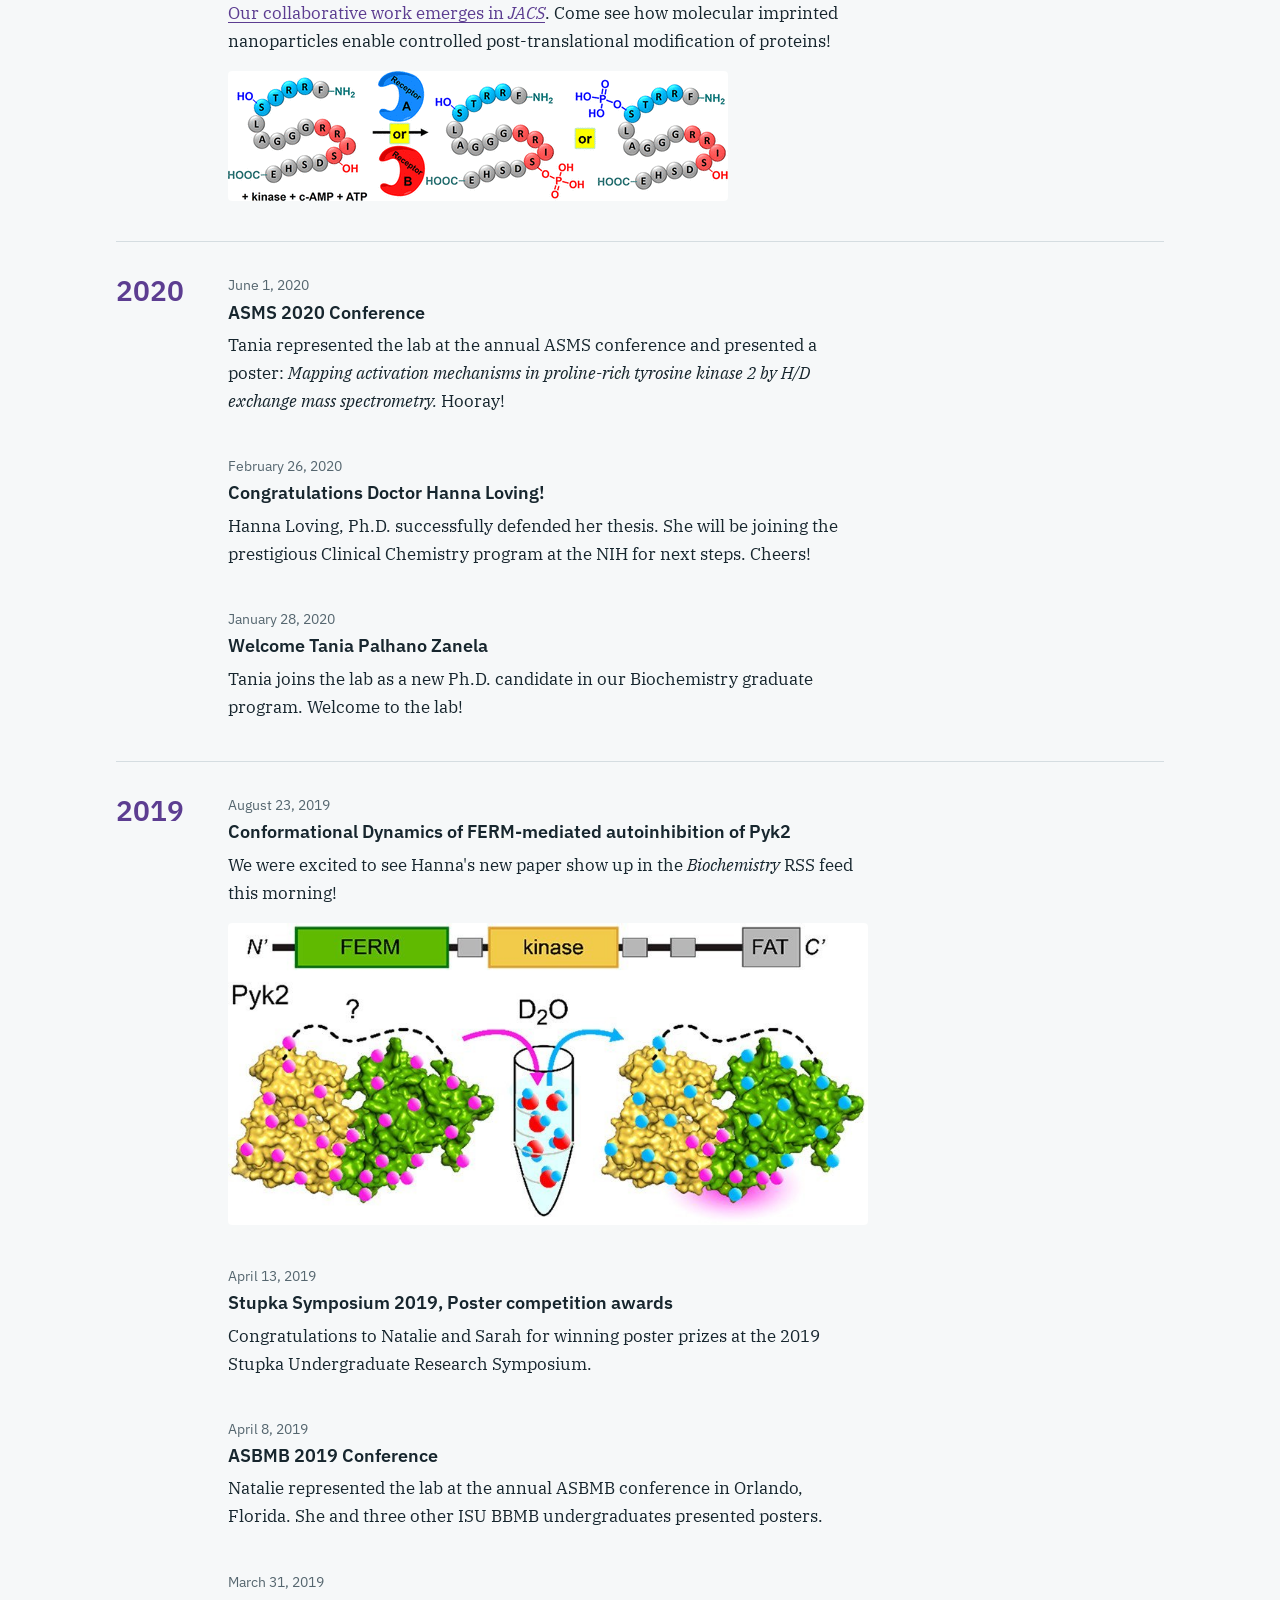
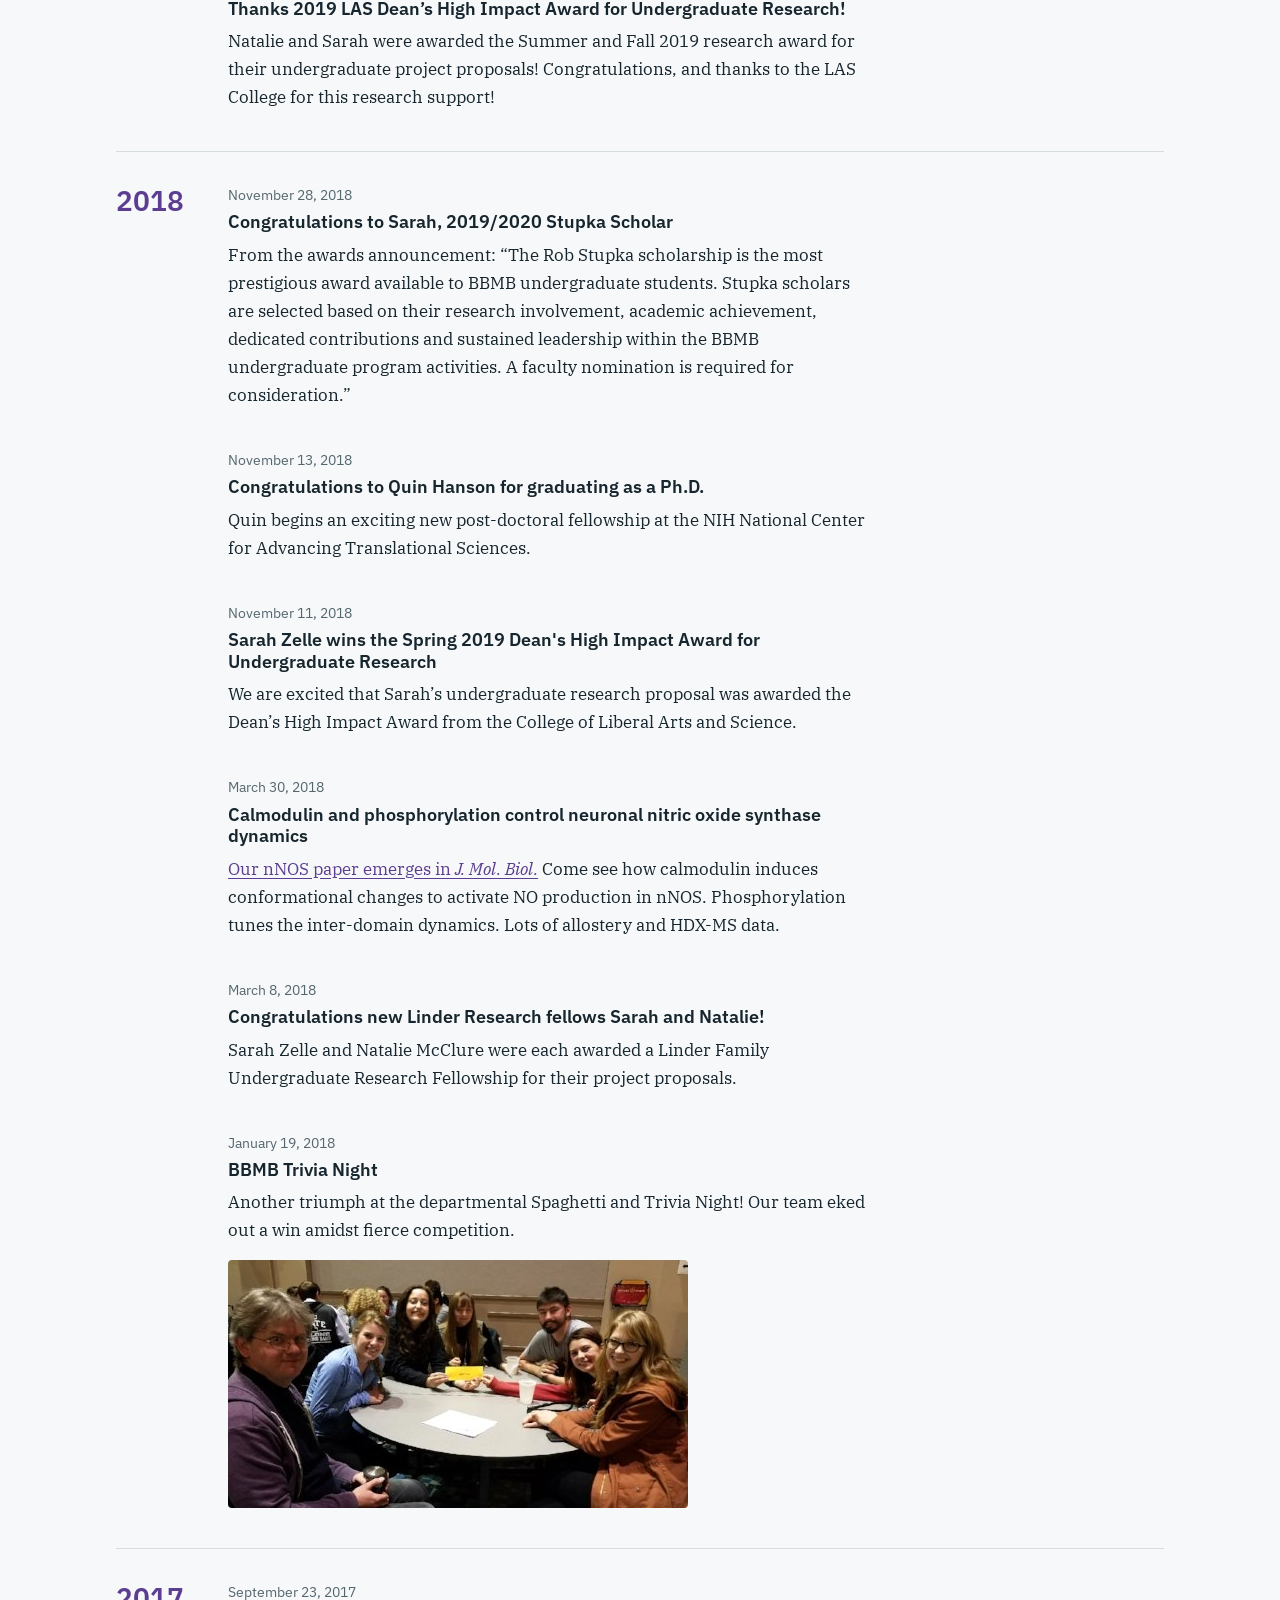
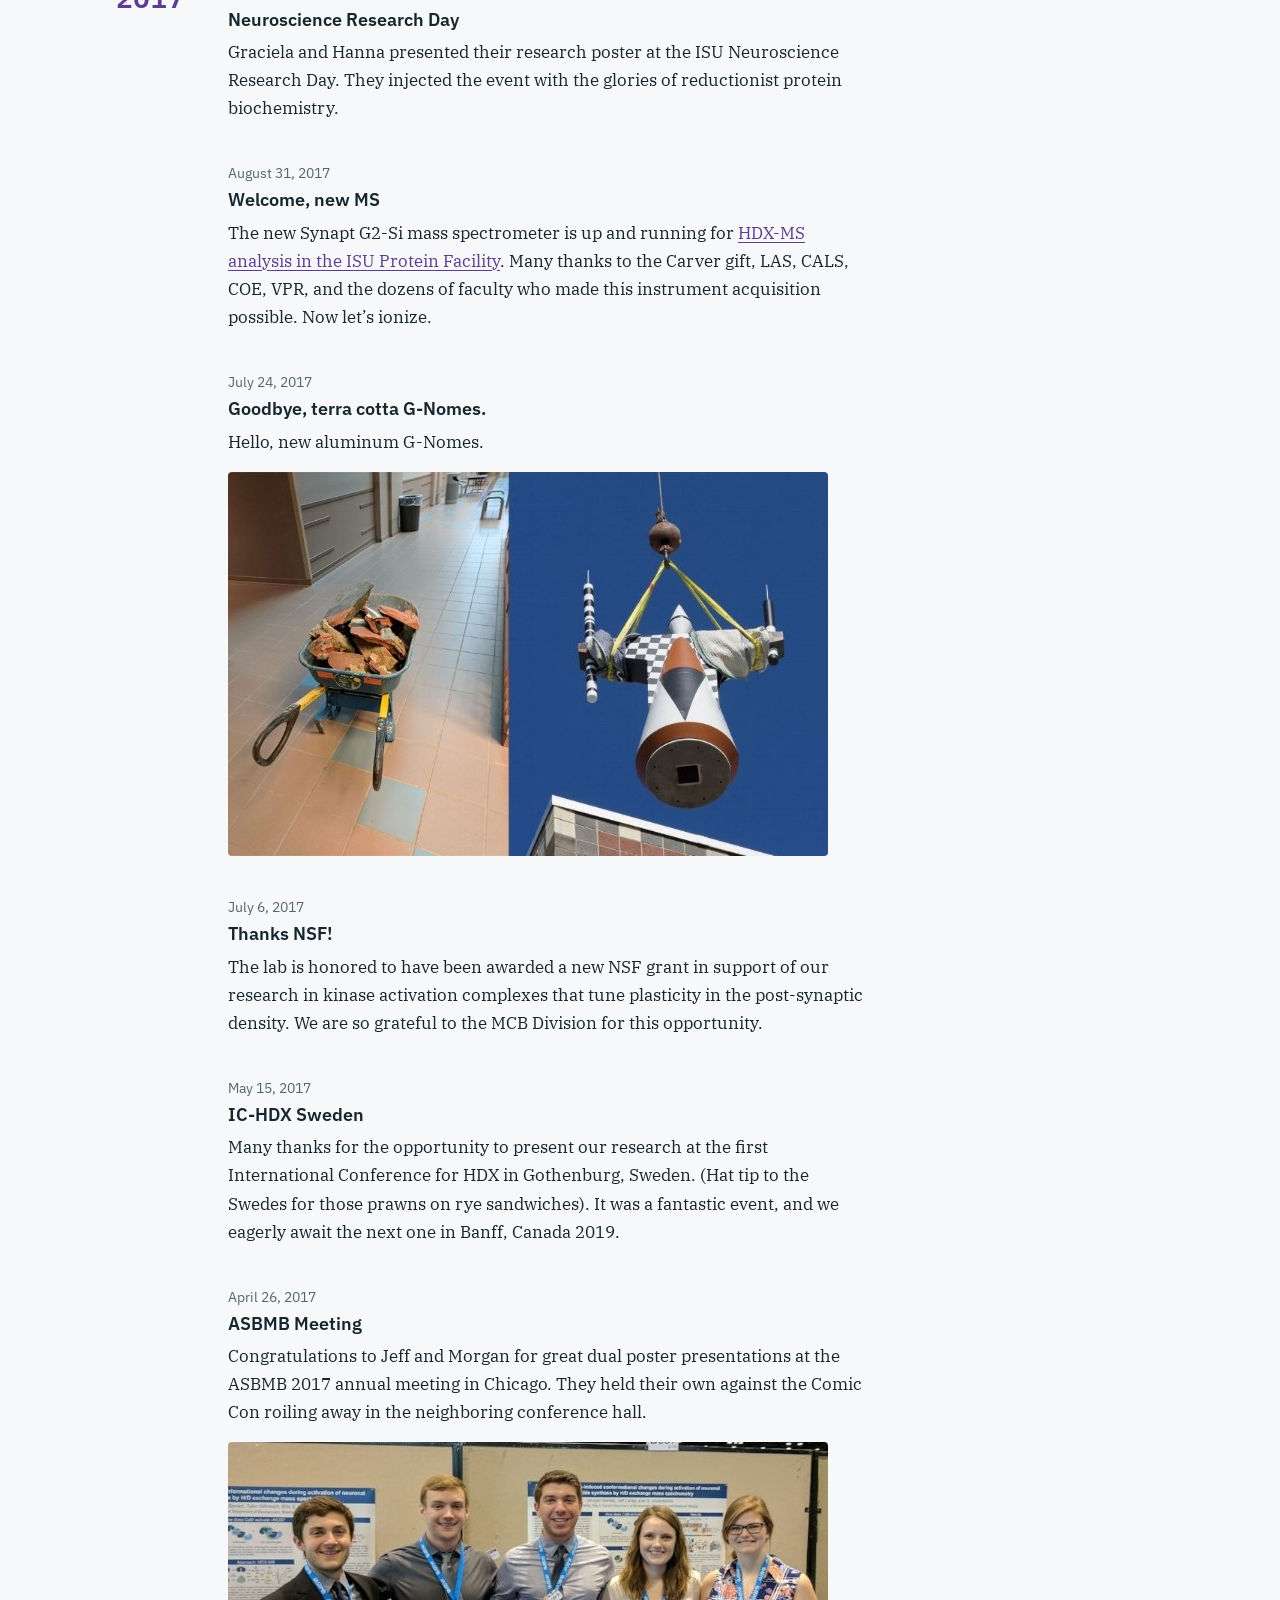
<file: docs/news.html>
<!doctype html>
<html lang="en">
<head>
  <meta charset="utf-8">
  <meta name="viewport" content="width=device-width, initial-scale=1">
  <title>News | Underbakke Lab</title>
  <meta name="description" content="The Underbakke Lab at Iowa State University studies the architecture and assembly of scaffolded signaling complexes.">
  <link rel="icon" href="assets/favicon-32.png" sizes="32x32" type="image/png">
  <link rel="icon" href="assets/favicon-192.png" sizes="192x192" type="image/png">
  <link rel="apple-touch-icon" href="assets/apple-touch-icon.png">
  <link rel="stylesheet" href="assets/style.css">
</head>
<body>
  <a class="skip" href="#main">Skip to content</a>
  <header class="site-header">
    <div class="wrap header-inner">
      <a class="logo" href="index.html"><img src="assets/img/logo.svg" alt="Underbakke Lab" width="1775" height="315"></a>
      <nav aria-label="Main">
        <ul>
        <li><a href="index.html">Home</a></li>
        <li><a href="people.html">People</a></li>
        <li><a href="research.html">Research</a></li>
        <li><a href="publications.html">Publications</a></li>
        <li><a href="resources.html">Resources</a></li>
        <li><a href="news.html" aria-current="page">News</a></li>
        <li><a href="contact.html">Contact</a></li>
        </ul>
      </nav>
    </div>
  </header>
  <main id="main">
<div class="wrap">
<h1>News</h1>
<section class="year"><h2>2026</h2><div class="year-posts">
<article class="post">
  <p class="post-date">November 9, 2026</p>
  <h3>Biochemistry Mentoring Program Trivia Night victory</h3>
  <p>Our team managed to pull ahead for a trivia night win! Julien's team was a close second.. Congratulations to everyone, including lab members Eva and Arwyn!</p>
  <img src="assets/news/2026-trivia-night.jpg" alt="The winning team around their table at the Biochemistry Mentoring Program Trivia Night" loading="lazy">
</article>
<article class="post">
  <p class="post-date">November 4, 2026</p>
  <h3>Alexzandrea's reciprocal kinase regulation paper is now published</h3>
  <p>We're excited to see the mechanistic study of Src and Pyk2 reciprocal regulation is now out at the <em>Journal of Biological Chemistry</em>!</p>
  <p><a href="https://doi.org/10.1016/j.jbc.2026.113737">https://doi.org/10.1016/j.jbc.2026.113737</a></p>
  <img src="assets/news/2026-jbc-pyk2-src.jpg" alt="Graphical abstract for Pyk2 scaffolding relieves Src autoinhibition to coordinate reciprocal kinase activation" loading="lazy">
</article>
<article class="post">
  <p class="post-date">October 1, 2026</p>
  <h3>Lab alumni Alexzandrea &amp; Tania both win Next Generation Investigator awards!</h3>
  <p>Dr. Alexzandrea and Dr. Tania are both distinguishing themselves in the biotechnology industry, winning 2026 CASSS awards in <a href="https://www.casss.org/news/meet-the-2026-mass-spec-next-gen-award-winners">Mass Spec</a> and <a href="https://www.casss.org/news/meet-the-2026-ce-pharm-next-gen-award-winners">CE Pharm</a>, respectively! Congratulations to both!</p>
</article>
<article class="post">
  <p class="post-date">July 29, 2026</p>
  <h3>Arwyn and Eva share summer research projects at the 2026 ISU EUReCA poster session</h3>
  <p>Eva and Arwyn participated in the Biochemistry Summer Research Program, culminating in a poster presentation with summer researchers across ISU.</p>
  <img src="assets/img/2026-EUReCA-poster-session-01.jpg" alt="2026 EUReCA poster session" loading="lazy">
</article>
<article class="post">
  <p class="post-date">April 9, 2026</p>
  <h3>Abby and Megan present posters at the 20th Stupka Symposium</h3>
  <p>The 20th Annual Stupka Undergraduate Research Symposium was a big two-day event. Abby and Megan both shared research updates at the poster sessions.</p>
  <img src="assets/img/Stupka-2026-Abby-and-Megan.jpg" alt="Poster session at the Stupka Symposium" loading="lazy">
</article>
<article class="post">
  <p class="post-date">March 9–13, 2026</p>
  <h3>Lab trip to IC-HDX 2026 in Strasbourg, France</h3>
  <p>Kallie and Abby represented the lab at the 2026 5th International Conference on Hydrogen/Deuterium Exchange in Strasbourg, France.</p>
  <img src="assets/img/Strasbourg-IC-HDX-2026-1.jpg" alt="Cathedral in Strasbourg, France" loading="lazy">
</article>
</div></section>
<section class="year"><h2>2025</h2><div class="year-posts">
<article class="post">
  <p class="post-date">May 8, 2025</p>
  <h3>Congratulations to BBMB Graduate Student Award Winners!</h3>
  <p>Kallie won the BBMB Graduate Student Departmental Service Award.</p>
  <p>Alexzandrea won the BBMB Graduate Student Undergraduate Mentoring Award.</p>
  <img src="assets/img/2025-BBMB-Graduate-Student-awards-crop.jpg" alt="BBMB Graduate Student award presentations" loading="lazy">
</article>
<article class="post">
  <p class="post-date">April 14, 2025</p>
  <h3>Lab trip to ASBMB 2025 Annual Meeting in Chicago</h3>
  <p>Alexzandrea’s abstract was selected for a talk! Rosa was there too.</p>
  <img src="assets/img/Underbakke_lab_ASBMB_2025.jpg" alt="Underbakke lab at ASBMB 2025 Chicago" loading="lazy">
</article>
<article class="post">
  <p class="post-date">April 3, 2025</p>
  <h3>Abby &amp; Emily present again at the 19th Stupka Undergraduate Research Symposium</h3>
  <img src="assets/img/Stupka_2025.jpg" alt="Emily and Abby present posters at Stupka Symposium" loading="lazy">
</article>
<article class="post">
  <p class="post-date">March 12, 2025</p>
  <h3>Lab Lunch at the Joan Bice Underwood Tea Room</h3>
  <p>Lab outing to the ISU restaurant/classroom tea room.</p>
  <img src="assets/img/Joan-C-Bice-Tea-Room-trip-20250312.jpg" alt="Underbakke lab at the Joan Bice Underwood Tea Room" loading="lazy">
</article>
</div></section>
<section class="year"><h2>2024</h2><div class="year-posts">
<article class="post">
  <p class="post-date">May 5, 2024</p>
  <h3>Ph.D. Graduation 2024</h3>
  <p>Tania returned to attend her Ph.D. hooding graduation ceremony.</p>
  <img src="assets/img/2024-graduation.jpg" alt="2024 ISU Biochemistry graduation" loading="lazy">
</article>
<article class="post">
  <p class="post-date">April 22, 2024</p>
  <h3>International Conference on H/D Exchange Mass Spectrometry 2024</h3>
  <p>Alexzandrea presented her research at the 4th IC-HDX conference in Monterey, CA.</p>
  <img src="assets/img/240422-IC-HDX.jpg" alt="IC-HDX 2024 research presentation" loading="lazy">
</article>
<article class="post">
  <p class="post-date">April 4, 2024</p>
  <h3>Abby &amp; Emily present posters at the 18th annual Stupka Undergraduate Research Symposium</h3>
  <img src="assets/img/20240404-posters.jpg" alt="Abby and Emily present research posters" loading="lazy">
</article>
<article class="post">
  <p class="post-date">March 13, 2024</p>
  <h3>Tania’s Molecularly Imprinted Nanoparticles paper is out</h3>
  <p>Our collaboration with Yan Zhao and co-workers at ISU Chemistry is now published in <em>RSC Chemical Biology</em>!</p>
  <p><a href="https://doi.org/10.1039/D3CB00228D">https://doi.org/10.1039/D3CB00228D</a></p>
</article>
<article class="post">
  <p class="post-date">January 12, 2024</p>
  <h3>Congratulations Dr. Tania Palhano Zanela!</h3>
  <p>Tania braved a blizzard and sub-zero temperatures to deliver an outstanding thesis defense.</p>
  <img src="assets/img/Palhano_Zanela_Thesis_Defense.jpg" alt="Tania&#x27;s thesis defense" loading="lazy">
</article>
<article class="post">
  <p class="post-date">January 2, 2024</p>
  <h3>Welcome Kallie Zuidema</h3>
  <p>Kallie has joined the lab as a Biochemistry Ph.D. candidate. Welcome to the lab!</p>
</article>
</div></section>
<section class="year"><h2>2023</h2><div class="year-posts">
<article class="post">
  <p class="post-date">October 6, 2023</p>
  <h3>Abby wins a Linder Family Undergraduate Research Fellowship</h3>
  <p>Abby was awarded the Linder Fellowship to pursue the research she proposed on kinase-membrane interactions.</p>
</article>
<article class="post">
  <p class="post-date">August 28, 2023</p>
  <h3>New Preprint</h3>
  <p>We're excited to share Tania's <a href="https://www.biorxiv.org/content/10.1101/2023.08.05.552112v2">new preprint</a> (and amazing TOC artwork) illustrating the use of molecularly imprinted nanoparticles to probe kinase mechanisms.</p>
  <img src="assets/img/MINP-TOC.jpg" alt="Graphical abstract for Molecularly imprinted nanoparticles reveal regulatory scaffolding features in Pyk2 tyrosine kinase" loading="lazy">
</article>
<article class="post">
  <p class="post-date">August 15, 2023</p>
  <h3>Summer 2023 ISU Research Experience for Teachers</h3>
  <p>Our lab was honored to host Jenn Hanson for the <a href="https://boec.biotech.iastate.edu/2023-ret-participants/">2023 summer ISU RET</a>. She achieved so much, and her presentations were outstanding! Her students are lucky to have such a thoughtful and creative math teacher!</p>
</article>
<article class="post">
  <p class="post-date">April 6, 2023</p>
  <h3>Congratulations Alexzandrea, Roy J. Carver Graduate Student Award winner!</h3>
  <p>Alexzandrea won the 3rd Year Graduate Student Award for our department. Congratulations for this well-deserved honor!</p>
</article>
<article class="post">
  <p class="post-date">March 6, 2023</p>
  <h3>Activation loop phosphorylation tunes Pyk2 conformational dynamics</h3>
  <p>We're very proud of Tania, Alexzandrea, and Karen for their meticulous studies dissecting the structural dynamics underlying Pyk2 kinase activation. We're grateful to the reviewers and thrilled to see the work in press at <em>Structure</em>.</p>
  <img src="assets/img/Structure_Graphical_Abstract_2023.jpg" alt="Graphical abstract for Activation loop phosphorylation tunes conformational dynamics underlying Pyk2 tyrosine kinase activation" loading="lazy">
</article>
<article class="post">
  <p class="post-date">January 2023</p>
  <h3>Our team of undergraduate researchers is growing…</h3>
  <p>We are thrilled to welcome Madison Engle, Emily Rivera, Rosa Anaya and Austin Petfalski to our lab for the upcoming spring semester.</p>
  <img src="assets/img/Underbakke_Lab_Cookout_2023_crop.jpg" alt="Underbakke Lab cookout, 2023" loading="lazy">
</article>
</div></section>
<section class="year"><h2>2022</h2><div class="year-posts">
<article class="post">
  <p class="post-date">April 7, 2022</p>
  <h3>Karen wins poster award at 2022 Stupka Undergraduate Research Symposium</h3>
  <p>The whole lab is so proud of Karen for winning the 16th Annual Stupka Symposium undergraduate research poster!</p>
  <img src="assets/img/Karen_Stupka_Poster_Prize_2022.jpg" alt="2022 Stupka Poster Prize winner" loading="lazy">
</article>
<article class="post">
  <p class="post-date">March 25, 2022</p>
  <h3>Congratulations Ciaran for Dean's High Impact Award for Undergraduate Research</h3>
  <p>Ciaran was awarded a College of Liberal Arts &amp; Life Sciences Dean's High Impact Award for Undergraduate Research for her proposal on regulatory differences among paralogous protein kinases.</p>
</article>
<article class="post">
  <p class="post-date">March 2022</p>
  <h3>2022 Roy J Carver Department of BBMB Graduate Student Award</h3>
  <p>Tania Palhano has been chosen as the recipient of the 2022 Roy J Carver Department of BBMB Graduate Student Award for 3rd year students. Congratulations!</p>
</article>
</div></section>
<section class="year"><h2>2021</h2><div class="year-posts">
<article class="post">
  <p class="post-date">October 2021</p>
  <h3>Karen Romero Bello wins the Linder Research Fellowship</h3>
</article>
<article class="post">
  <p class="post-date">May 20, 2021</p>
  <h3>Welcome Karen Romero Bello</h3>
  <p>Karen joins the lab as a new Undergraduate Research Assistant in our Biochemistry program. Welcome to the lab!</p>
</article>
<article class="post">
  <p class="post-date">April 2021</p>
  <h3>Congratulations, Tania!</h3>
  <p>Tania has been chosen as the recipient of the ASBMB 2021 Graduate Student Equity and Inclusion Award, supported by the Minority Affairs Committee.</p>
</article>
<article class="post">
  <p class="post-date">January 5, 2021</p>
  <h3>Welcome Alexzandrea Woudenberg</h3>
  <p>Alexzandrea joins the lab as a new Ph.D. student in our Biochemistry graduate program. Welcome to the lab!</p>
</article>
<article class="post">
  <p class="post-date">January 4, 2021</p>
  <h3>Controlling Kinase Activities by Selective Inhibition of Peptide Substrates</h3>
  <p><a href="https://pubs.acs.org/doi/10.1021/jacs.0c11566">Our collaborative work emerges in <em>JACS</em></a>. Come see how molecular imprinted nanoparticles enable controlled post-translational modification of proteins!</p>
  <img src="assets/img/ja0c11566_0005.gif" alt="Graphical abstract for Controlling kinase activities by selective inhibition of peptide substrates" loading="lazy">
</article>
</div></section>
<section class="year"><h2>2020</h2><div class="year-posts">
<article class="post">
  <p class="post-date">June 1, 2020</p>
  <h3>ASMS 2020 Conference</h3>
  <p>Tania represented the lab at the annual ASMS conference and presented a poster: <em>Mapping activation mechanisms in proline-rich tyrosine kinase 2 by H/D exchange mass spectrometry.</em> Hooray!</p>
</article>
<article class="post">
  <p class="post-date">February 26, 2020</p>
  <h3>Congratulations Doctor Hanna Loving!</h3>
  <p>Hanna Loving, Ph.D. successfully defended her thesis. She will be joining the prestigious Clinical Chemistry program at the NIH for next steps. Cheers!</p>
</article>
<article class="post">
  <p class="post-date">January 28, 2020</p>
  <h3>Welcome Tania Palhano Zanela</h3>
  <p>Tania joins the lab as a new Ph.D. candidate in our Biochemistry graduate program. Welcome to the lab!</p>
</article>
</div></section>
<section class="year"><h2>2019</h2><div class="year-posts">
<article class="post">
  <p class="post-date">August 23, 2019</p>
  <h3>Conformational Dynamics of FERM-mediated autoinhibition of Pyk2</h3>
  <p>We were excited to see Hanna's new paper show up in the <em>Biochemistry</em> RSS feed this morning!</p>
  <img src="assets/img/Biochemistry_TOC_2019.jpg" alt="Graphical abstract for Conformational dynamics of FERM-mediated autoinhibition of Pyk2 tyrosine kinase" loading="lazy">
</article>
<article class="post">
  <p class="post-date">April 13, 2019</p>
  <h3>Stupka Symposium 2019, Poster competition awards</h3>
  <p>Congratulations to Natalie and Sarah for winning poster prizes at the 2019 Stupka Undergraduate Research Symposium.</p>
</article>
<article class="post">
  <p class="post-date">April 8, 2019</p>
  <h3>ASBMB 2019 Conference</h3>
  <p>Natalie represented the lab at the annual ASBMB conference in Orlando, Florida. She and three other ISU BBMB undergraduates presented posters.</p>
</article>
<article class="post">
  <p class="post-date">March 31, 2019</p>
  <h3>Thanks 2019 LAS Dean’s High Impact Award for Undergraduate Research!</h3>
  <p>Natalie and Sarah were awarded the Summer and Fall 2019 research award for their undergraduate project proposals! Congratulations, and thanks to the LAS College for this research support!</p>
</article>
</div></section>
<section class="year"><h2>2018</h2><div class="year-posts">
<article class="post">
  <p class="post-date">November 28, 2018</p>
  <h3>Congratulations to Sarah, 2019/2020 Stupka Scholar</h3>
  <p>From the awards announcement: “The Rob Stupka scholarship is the most prestigious award available to BBMB undergraduate students. Stupka scholars are selected based on their research involvement, academic achievement, dedicated contributions and sustained leadership within the BBMB undergraduate program activities. A faculty nomination is required for consideration.”</p>
</article>
<article class="post">
  <p class="post-date">November 13, 2018</p>
  <h3>Congratulations to Quin Hanson for graduating as a Ph.D.</h3>
  <p>Quin begins an exciting new post-doctoral fellowship at the NIH National Center for Advancing Translational Sciences.</p>
</article>
<article class="post">
  <p class="post-date">November 11, 2018</p>
  <h3>Sarah Zelle wins the Spring 2019 Dean's High Impact Award for Undergraduate Research</h3>
  <p>We are excited that Sarah’s undergraduate research proposal was awarded the Dean’s High Impact Award from the College of Liberal Arts and Science.</p>
</article>
<article class="post">
  <p class="post-date">March 30, 2018</p>
  <h3>Calmodulin and phosphorylation control neuronal nitric oxide synthase dynamics</h3>
  <p><a href="http://www.sciencedirect.com/science/article/pii/S0022283618300731">Our nNOS paper emerges in <em>J. Mol. Biol.</em></a> Come see how calmodulin induces conformational changes to activate NO production in nNOS. Phosphorylation tunes the inter-domain dynamics. Lots of allostery and HDX-MS data.</p>
</article>
<article class="post">
  <p class="post-date">March 8, 2018</p>
  <h3>Congratulations new Linder Research fellows Sarah and Natalie!</h3>
  <p>Sarah Zelle and Natalie McClure were each awarded a Linder Family Undergraduate Research Fellowship for their project proposals.</p>
</article>
<article class="post">
  <p class="post-date">January 19, 2018</p>
  <h3>BBMB Trivia Night</h3>
  <p>Another triumph at the departmental Spaghetti and Trivia Night! Our team eked out a win amidst fierce competition.</p>
  <img src="assets/img/Trivia-Night-2018-Dirt-Life-Victory.jpg" alt="Trivia Night 2018 victory" loading="lazy">
</article>
</div></section>
<section class="year"><h2>2017</h2><div class="year-posts">
<article class="post">
  <p class="post-date">September 23, 2017</p>
  <h3>Neuroscience Research Day</h3>
  <p>Graciela and Hanna presented their research poster at the ISU Neuroscience Research Day. They injected the event with the glories of reductionist protein biochemistry.</p>
</article>
<article class="post">
  <p class="post-date">August 31, 2017</p>
  <h3>Welcome, new MS</h3>
  <p>The new Synapt G2-Si mass spectrometer is up and running for <a href="http://www.biotech.iastate.edu/protein-facility-offers-services-of-hdx-mass-spectrometer/">HDX-MS analysis in the ISU Protein Facility</a>. Many thanks to the Carver gift, LAS, CALS, COE, VPR, and the dozens of faculty who made this instrument acquisition possible. Now let’s ionize.</p>
</article>
<article class="post">
  <p class="post-date">July 24, 2017</p>
  <h3>Goodbye, terra cotta G-Nomes.</h3>
  <p>Hello, new aluminum G-Nomes.</p>
  <img src="assets/img/New-G-Nomes.jpg" alt="Installation of the new G-Nome sculptures on the Molecular Biology Building" loading="lazy">
</article>
<article class="post">
  <p class="post-date">July 6, 2017</p>
  <h3>Thanks NSF!</h3>
  <p>The lab is honored to have been awarded a new NSF grant in support of our research in kinase activation complexes that tune plasticity in the post-synaptic density. We are so grateful to the MCB Division for this opportunity.</p>
</article>
<article class="post">
  <p class="post-date">May 15, 2017</p>
  <h3>IC-HDX Sweden</h3>
  <p>Many thanks for the opportunity to present our research at the first International Conference for HDX in Gothenburg, Sweden. (Hat tip to the Swedes for those prawns on rye sandwiches). It was a fantastic event, and we eagerly await the next one in Banff, Canada 2019.</p>
</article>
<article class="post">
  <p class="post-date">April 26, 2017</p>
  <h3>ASBMB Meeting</h3>
  <p>Congratulations to Jeff and Morgan for great dual poster presentations at the ASBMB 2017 annual meeting in Chicago. They held their own against the Comic Con roiling away in the neighboring conference hall.</p>
  <img src="assets/img/ASBMB-2017-Chicago.jpg" alt="Jeff and Morgan at the ASBMB 2017 annual meeting" loading="lazy">
</article>
<article class="post">
  <p class="post-date">April 6, 2017</p>
  <h3>Stupka Symposium</h3>
  <p>As promised Jeff and Morgan gave the first simultaneous research co-seminar at the 2017 Stupka Symposium. It was epic. Tyler and Graciela also presented at the poster session. Also epic.</p>
</article>
<article class="post">
  <p class="post-date">February 16, 2017</p>
  <h3>Congratulations Hanna!</h3>
  <p>Hanna Wokpetah has been chosen as the recipient of the 2017 Roy J Carver Department of BBMB Graduate Student Award for 3rd year students. Congratulations Hanna! Wield this new power responsibly.</p>
</article>
<article class="post">
  <p class="post-date">January 23, 2017</p>
  <h3>Our new lab website is on-line!</h3>
  <p>Look here for up-to-date news on the goings-on of our lab.</p>
</article>
</div></section>
<section class="year"><h2>2015</h2><div class="year-posts">
<article class="post">
  <p class="post-date">October 29, 2015</p>
  <h3>Congratulations Morgan!</h3>
  <p>Congratulations to Morgan Barrett for being selected as one of the three 2016-2017 Stupka Scholars. We look forward to her research talk with Jeff at the 2017 Stupka Symposium.</p>
</article>
<article class="post">
  <p class="post-date">June 6, 2015</p>
  <h3>ASMS Meeting</h3>
  <p>We made it back from the American Society for Mass Spectrometry’s 63rd annual meeting in St. Louis. Quin presented his research poster, and Eric gave a talk highlighting Jeff’s work on neuronal nitric oxide signaling proteins.</p>
</article>
<article class="post">
  <p class="post-date">April 29, 2015</p>
  <h3>Congratulations Jeff, Morgan, and Tyler!</h3>
  <p>From the Undergraduate Student Recognition Luncheon:</p>
  <p>Jeff Carley and Tyler Gilbreath were awarded the Linder Family Undergraduate Research Fellowship.</p>
  <p>Morgan Barrett received the Donald and Margaret Graves Scholarship.</p>
</article>
</div></section>
<section class="year"><h2>2014</h2><div class="year-posts">
<article class="post">
  <p class="post-date">December 3, 2014</p>
  <h3>Congratulations Flora Yen!</h3>
  <p>From the departmental announcement:</p>
  <p>"Please join me in congratulating Adrienne Smith and Flora Yen as Stupka Scholars for the 2015-2016 academic year.</p>
  <p>This prestigious departmental award recognizes students who have excelled in research and like Rob Stupka, have given generously of their time and energy in support of our undergraduate program activities. They are both very active in the BBMB club and on the 2015 Stupka Undergraduate Research organizing committee. Their leadership is highly-valued and they are both very deserving recipients."</p>
</article>
</div></section></div>
  </main>
  <footer class="site-footer">
    <div class="wrap footer-inner">
      <p><strong>Underbakke Lab</strong><br>
      Roy J. Carver Department of Biochemistry, Biophysics &amp; Molecular Biology<br>
      Iowa State University</p>
      <p>4212 Molecular Biology Building<br>
      2437 Pammel Dr., Ames, IA 50011<br>
      <a href="mailto:esu@iastate.edu">esu@iastate.edu</a></p>
    </div>
  </footer>
</body>
</html>
</file>
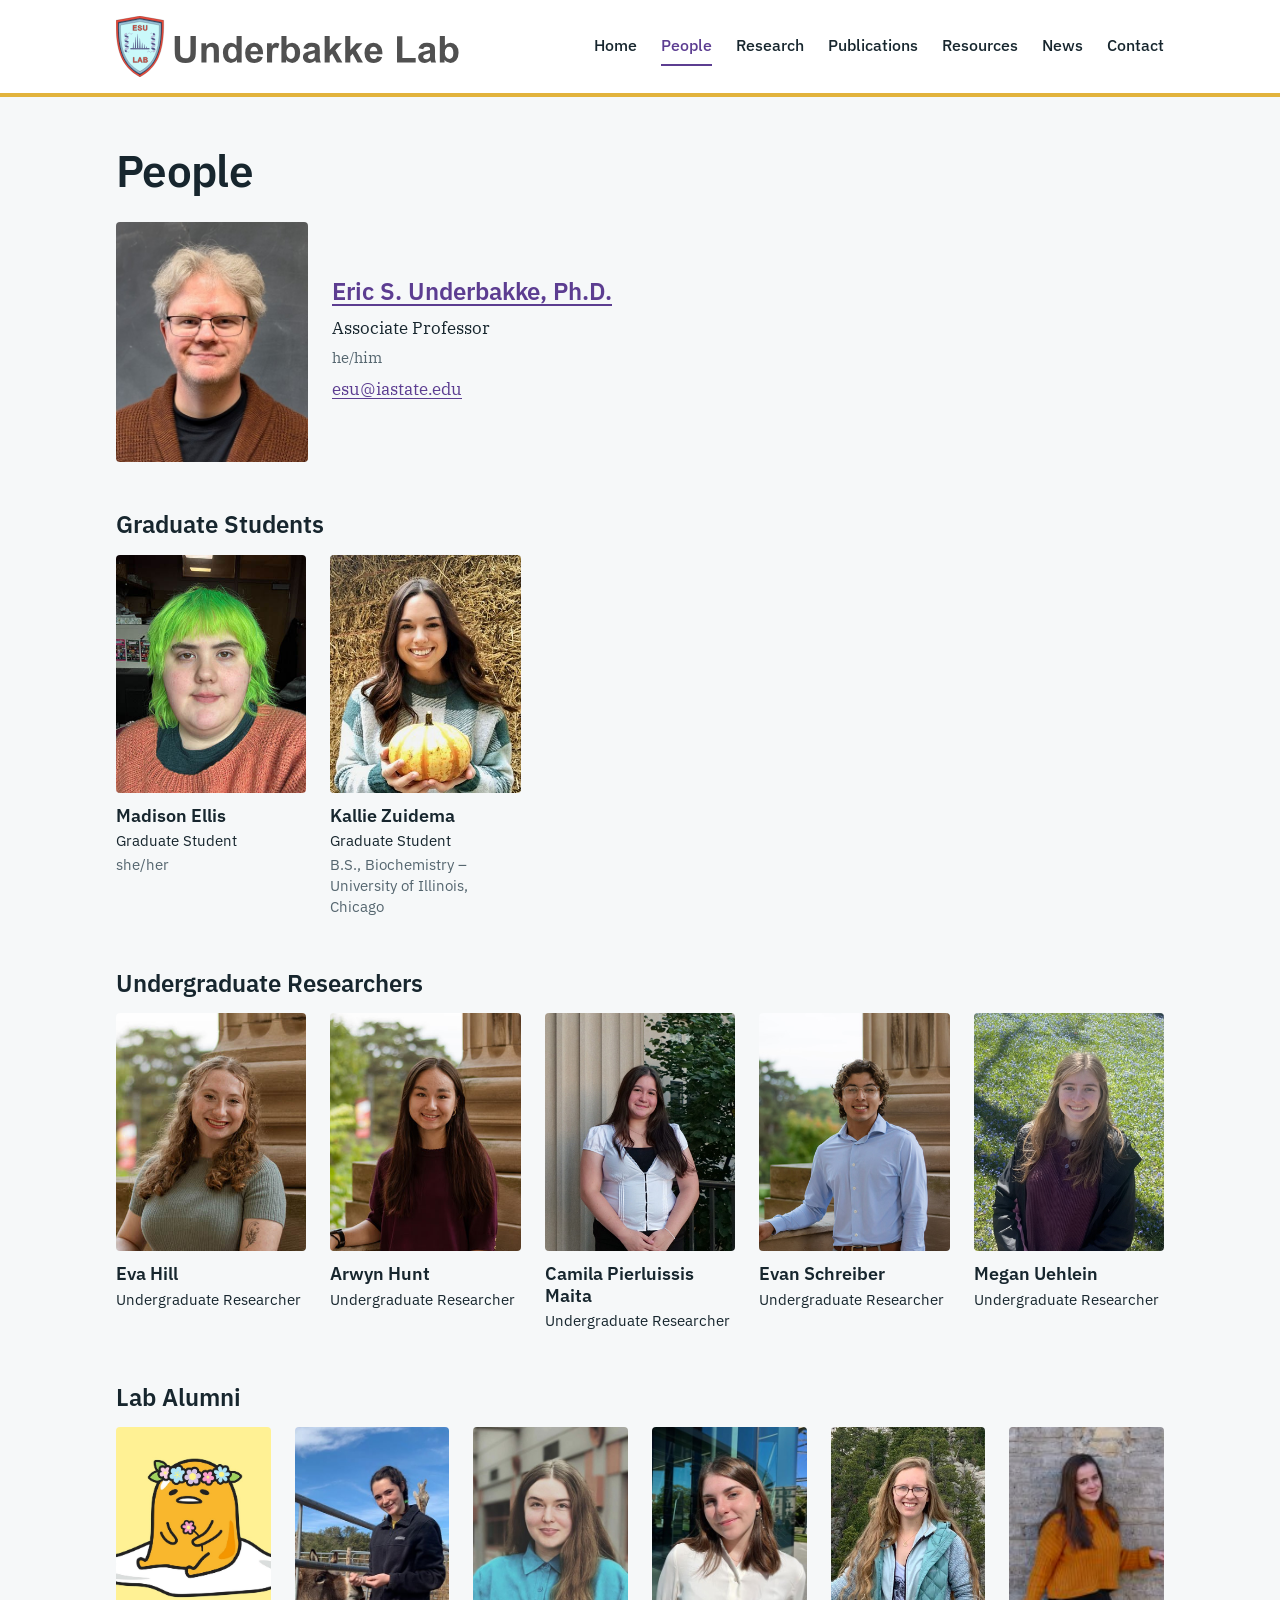
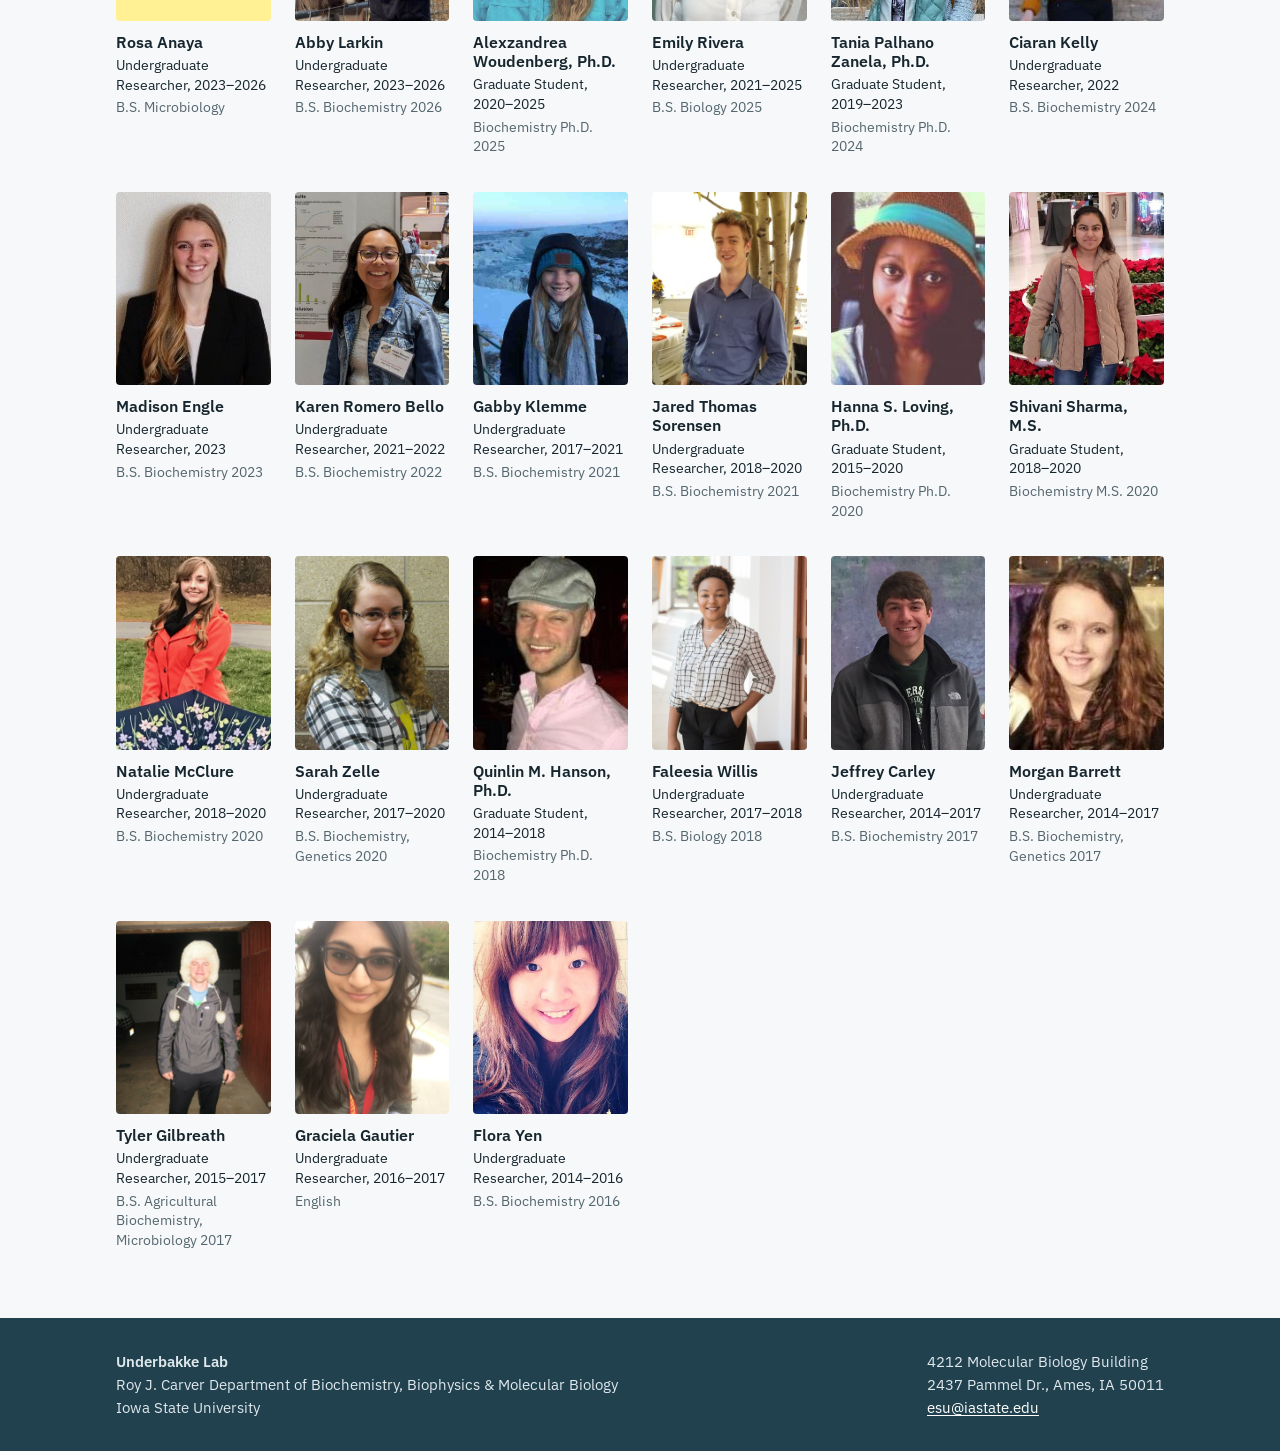
<file: docs/people.html>
<!doctype html>
<html lang="en">
<head>
  <meta charset="utf-8">
  <meta name="viewport" content="width=device-width, initial-scale=1">
  <title>People | Underbakke Lab</title>
  <meta name="description" content="The Underbakke Lab at Iowa State University studies the architecture and assembly of scaffolded signaling complexes.">
  <link rel="icon" href="assets/favicon-32.png" sizes="32x32" type="image/png">
  <link rel="icon" href="assets/favicon-192.png" sizes="192x192" type="image/png">
  <link rel="apple-touch-icon" href="assets/apple-touch-icon.png">
  <link rel="stylesheet" href="assets/style.css">
</head>
<body>
  <a class="skip" href="#main">Skip to content</a>
  <header class="site-header">
    <div class="wrap header-inner">
      <a class="logo" href="index.html"><img src="assets/img/logo.svg" alt="Underbakke Lab" width="1775" height="315"></a>
      <nav aria-label="Main">
        <ul>
        <li><a href="index.html">Home</a></li>
        <li><a href="people.html" aria-current="page">People</a></li>
        <li><a href="research.html">Research</a></li>
        <li><a href="publications.html">Publications</a></li>
        <li><a href="resources.html">Resources</a></li>
        <li><a href="news.html">News</a></li>
        <li><a href="contact.html">Contact</a></li>
        </ul>
      </nav>
    </div>
  </header>
  <main id="main">
<div class="wrap">
<h1>People</h1>
<section class="pi">
<a href="eric-underbakke.html"><img src="assets/people/underbakke-eric.jpg" alt="Eric S. Underbakke, Ph.D." loading="lazy"></a>
<div>
<h2><a href="eric-underbakke.html">Eric S. Underbakke, Ph.D.</a></h2>
<p>Associate Professor</p>
<p class="quiet">he/him</p>
<p><a href="mailto:esu@iastate.edu">esu@iastate.edu</a></p>
</div></section>
<section><h2>Graduate Students</h2><ul class="people">
<li class="person">
<img src="assets/people/ellis-madison.jpg" alt="Madison Ellis" loading="lazy">
<h3>Madison Ellis</h3>
<p>Graduate Student</p>
<p class="quiet">she/her</p>
</li>
<li class="person">
<img src="assets/img/Zuidema_Kallie_2024_350x438.jpg" alt="Kallie Zuidema" loading="lazy">
<h3>Kallie Zuidema</h3>
<p>Graduate Student</p>
<p class="quiet">B.S., Biochemistry – University of Illinois, Chicago</p>
</li>
</ul></section>
<section><h2>Undergraduate Researchers</h2><ul class="people">
<li class="person">
<img src="assets/people/hill-eva.jpg" alt="Eva Hill" loading="lazy">
<h3>Eva Hill</h3>
<p>Undergraduate Researcher</p>
</li>
<li class="person">
<img src="assets/people/hunt-arwyn.jpg" alt="Arwyn Hunt" loading="lazy">
<h3>Arwyn Hunt</h3>
<p>Undergraduate Researcher</p>
</li>
<li class="person">
<img src="assets/people/pierluissis-maita-camila.jpg" alt="Camila Pierluissis Maita" loading="lazy">
<h3>Camila Pierluissis Maita</h3>
<p>Undergraduate Researcher</p>
</li>
<li class="person">
<img src="assets/people/schreiber-evan.jpg" alt="Evan Schreiber" loading="lazy">
<h3>Evan Schreiber</h3>
<p>Undergraduate Researcher</p>
</li>
<li class="person">
<img src="assets/img/portrait_mu_1.jpg" alt="Megan Uehlein" loading="lazy">
<h3>Megan Uehlein</h3>
<p>Undergraduate Researcher</p>
</li>
</ul></section>
<section id="alumni"><h2>Lab Alumni</h2><ul class="people alumni">
<li class="person">
<img src="assets/img/big-gudetama-nadqy3cgvx5d9407.jpg" alt="Cartoon avatar for Rosa Anaya" loading="lazy">
<h3>Rosa Anaya</h3>
<p>Undergraduate Researcher, 2023–2026</p>
<p class="quiet">B.S. Microbiology</p>
</li>
<li class="person">
<img src="assets/img/Larkin_Abby_2023_350x437.jpg" alt="Abby Larkin" loading="lazy">
<h3>Abby Larkin</h3>
<p>Undergraduate Researcher, 2023–2026</p>
<p class="quiet">B.S. Biochemistry 2026</p>
</li>
<li class="person">
<img src="assets/img/Woudenbeg_Alexzandrea_2023_350x438.jpg" alt="Alexzandrea Woudenberg, Ph.D." loading="lazy">
<h3>Alexzandrea Woudenberg, Ph.D.</h3>
<p>Graduate Student, 2020–2025</p>
<p class="quiet">Biochemistry Ph.D. 2025</p>
</li>
<li class="person">
<img src="assets/img/Rivera_Emily_2023_437x350.jpg" alt="Emily Rivera" loading="lazy">
<h3>Emily Rivera</h3>
<p>Undergraduate Researcher, 2021–2025</p>
<p class="quiet">B.S. Biology 2025</p>
</li>
<li class="person">
<img src="assets/people/palhano-zanela-tania.jpg" alt="Tania Palhano Zanela, Ph.D." loading="lazy">
<h3>Tania Palhano Zanela, Ph.D.</h3>
<p>Graduate Student, 2019–2023</p>
<p class="quiet">Biochemistry Ph.D. 2024</p>
</li>
<li class="person">
<img src="assets/img/ciaran.jpg" alt="Ciaran Kelly" loading="lazy">
<h3>Ciaran Kelly</h3>
<p>Undergraduate Researcher, 2022</p>
<p class="quiet">B.S. Biochemistry 2024</p>
</li>
<li class="person">
<img src="assets/img/B82901C5-EFCD-400F-BE09-954AE85134E5.jpg" alt="Madison Engle" loading="lazy">
<h3>Madison Engle</h3>
<p>Undergraduate Researcher, 2023</p>
<p class="quiet">B.S. Biochemistry 2023</p>
</li>
<li class="person">
<img src="assets/people/romero-bello-karen.jpg" alt="Karen Romero Bello" loading="lazy">
<h3>Karen Romero Bello</h3>
<p>Undergraduate Researcher, 2021–2022</p>
<p class="quiet">B.S. Biochemistry 2022</p>
</li>
<li class="person">
<img src="assets/img/3724b416-6838-image-asset.jpg" alt="Gabby Klemme" loading="lazy">
<h3>Gabby Klemme</h3>
<p>Undergraduate Researcher, 2017–2021</p>
<p class="quiet">B.S. Biochemistry 2021</p>
</li>
<li class="person">
<img src="assets/people/sorensen-jared.jpg" alt="Jared Thomas Sorensen" loading="lazy">
<h3>Jared Thomas Sorensen</h3>
<p>Undergraduate Researcher, 2018–2020</p>
<p class="quiet">B.S. Biochemistry 2021</p>
</li>
<li class="person">
<img src="assets/img/photo-42.jpg" alt="Hanna S. Loving, Ph.D." loading="lazy">
<h3>Hanna S. Loving, Ph.D.</h3>
<p>Graduate Student, 2015–2020</p>
<p class="quiet">Biochemistry Ph.D. 2020</p>
</li>
<li class="person">
<img src="assets/people/sharma-shivani.jpg" alt="Shivani Sharma, M.S." loading="lazy">
<h3>Shivani Sharma, M.S.</h3>
<p>Graduate Student, 2018–2020</p>
<p class="quiet">Biochemistry M.S. 2020</p>
</li>
<li class="person">
<img src="assets/people/mcclure-natalie.jpg" alt="Natalie McClure" loading="lazy">
<h3>Natalie McClure</h3>
<p>Undergraduate Researcher, 2018–2020</p>
<p class="quiet">B.S. Biochemistry 2020</p>
</li>
<li class="person">
<img src="assets/people/zelle-sarah.jpg" alt="Sarah Zelle" loading="lazy">
<h3>Sarah Zelle</h3>
<p>Undergraduate Researcher, 2017–2020</p>
<p class="quiet">B.S. Biochemistry, Genetics 2020</p>
</li>
<li class="person">
<img src="assets/img/1402339_499946883436293_1501509551_o_0.jpg" alt="Quinlin M. Hanson, Ph.D." loading="lazy">
<h3>Quinlin M. Hanson, Ph.D.</h3>
<p>Graduate Student, 2014–2018</p>
<p class="quiet">Biochemistry Ph.D. 2018</p>
</li>
<li class="person">
<img src="assets/people/willis-faleesia.jpg" alt="Faleesia Willis" loading="lazy">
<h3>Faleesia Willis</h3>
<p>Undergraduate Researcher, 2017–2018</p>
<p class="quiet">B.S. Biology 2018</p>
</li>
<li class="person">
<img src="assets/people/carley-jeffrey.jpg" alt="Jeffrey Carley" loading="lazy">
<h3>Jeffrey Carley</h3>
<p>Undergraduate Researcher, 2014–2017</p>
<p class="quiet">B.S. Biochemistry 2017</p>
</li>
<li class="person">
<img src="assets/img/386748_544754375535754_108814667_n.jpg" alt="Morgan Barrett" loading="lazy">
<h3>Morgan Barrett</h3>
<p>Undergraduate Researcher, 2014–2017</p>
<p class="quiet">B.S. Biochemistry, Genetics 2017</p>
</li>
<li class="person">
<img src="assets/people/gilbreath-tyler.jpg" alt="Tyler Gilbreath" loading="lazy">
<h3>Tyler Gilbreath</h3>
<p>Undergraduate Researcher, 2015–2017</p>
<p class="quiet">B.S. Agricultural Biochemistry, Microbiology 2017</p>
</li>
<li class="person">
<img src="assets/people/gautier-graciela.jpg" alt="Graciela Gautier" loading="lazy">
<h3>Graciela Gautier</h3>
<p>Undergraduate Researcher, 2016–2017</p>
<p class="quiet">English</p>
</li>
<li class="person">
<img src="assets/people/yen-flora.jpg" alt="Flora Yen" loading="lazy">
<h3>Flora Yen</h3>
<p>Undergraduate Researcher, 2014–2016</p>
<p class="quiet">B.S. Biochemistry 2016</p>
</li>
</ul></section>
</div>
  </main>
  <footer class="site-footer">
    <div class="wrap footer-inner">
      <p><strong>Underbakke Lab</strong><br>
      Roy J. Carver Department of Biochemistry, Biophysics &amp; Molecular Biology<br>
      Iowa State University</p>
      <p>4212 Molecular Biology Building<br>
      2437 Pammel Dr., Ames, IA 50011<br>
      <a href="mailto:esu@iastate.edu">esu@iastate.edu</a></p>
    </div>
  </footer>
</body>
</html>
</file>
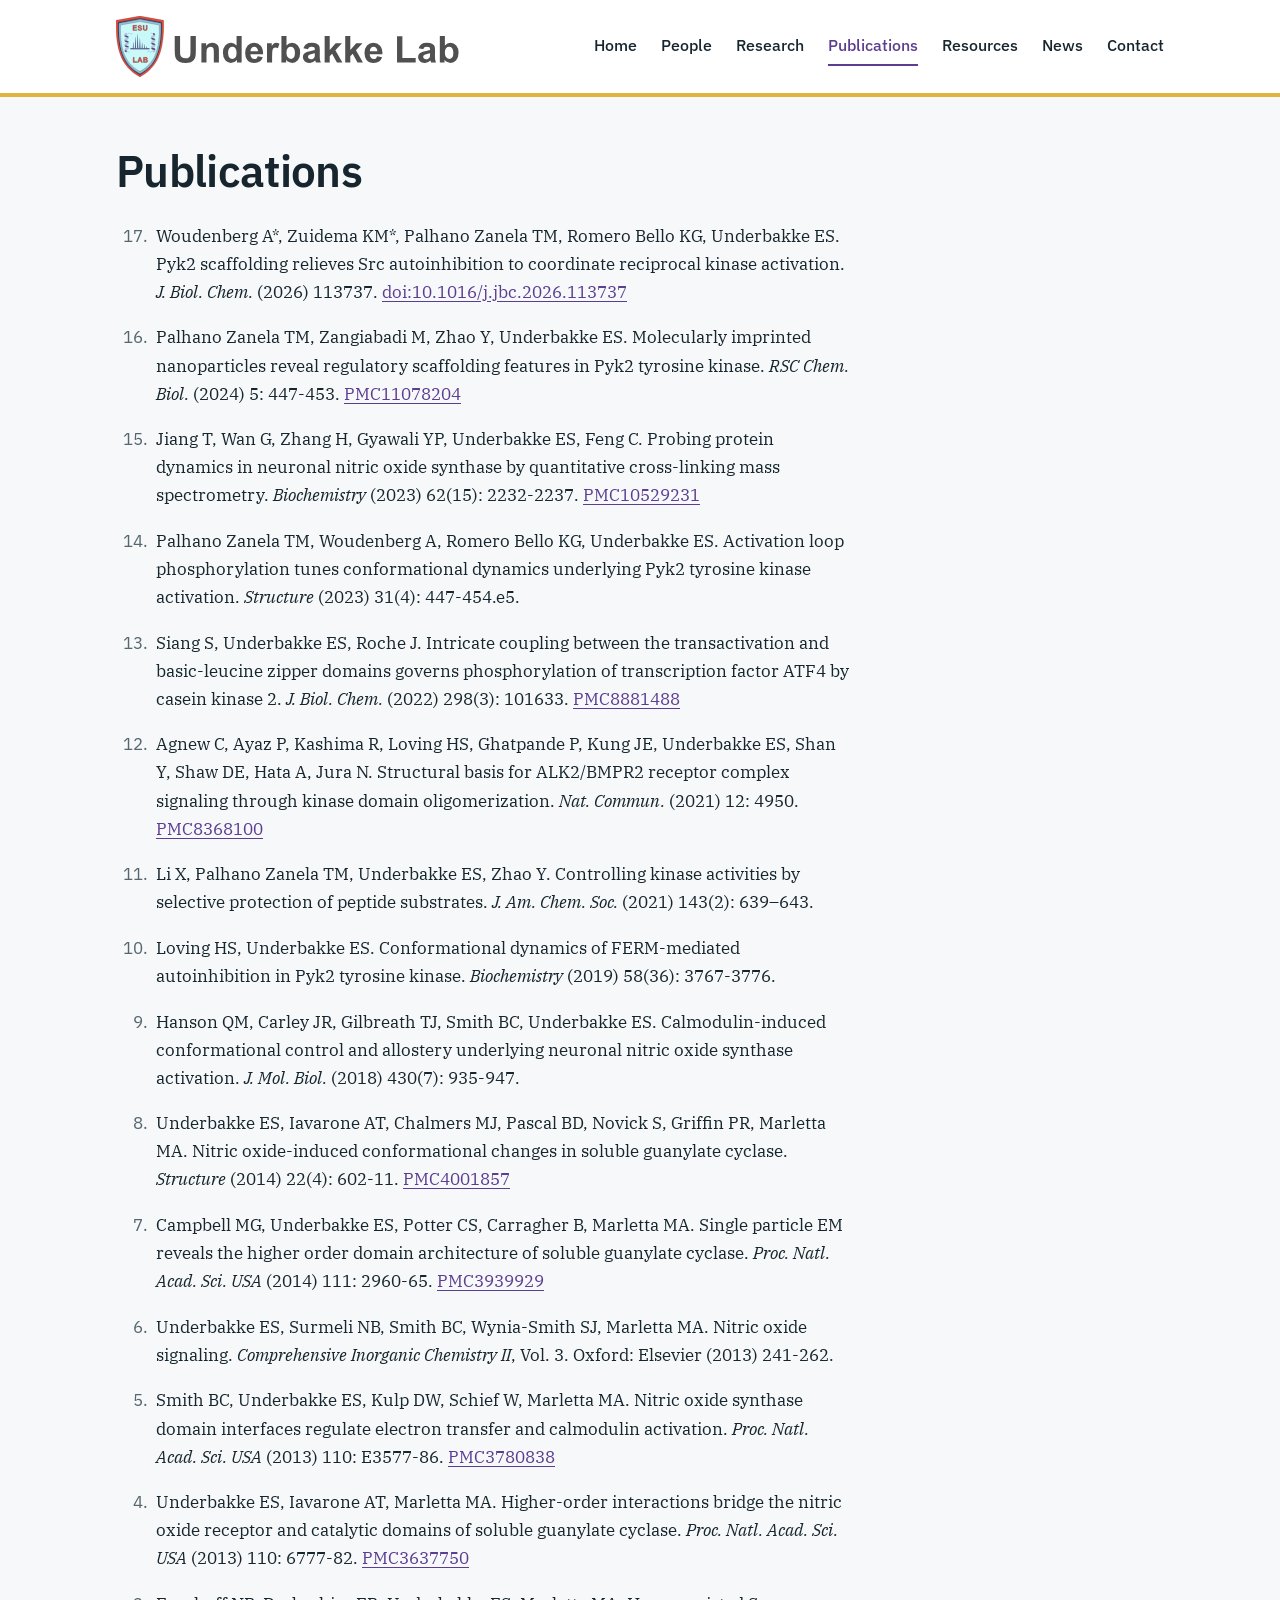
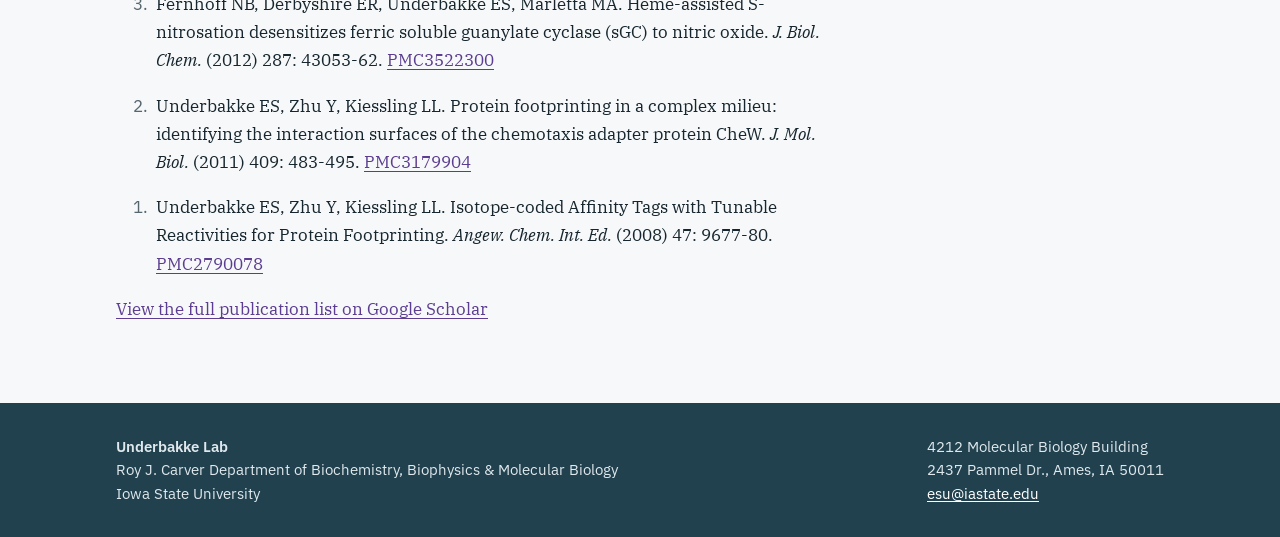
<file: docs/publications.html>
<!doctype html>
<html lang="en">
<head>
  <meta charset="utf-8">
  <meta name="viewport" content="width=device-width, initial-scale=1">
  <title>Publications | Underbakke Lab</title>
  <meta name="description" content="The Underbakke Lab at Iowa State University studies the architecture and assembly of scaffolded signaling complexes.">
  <link rel="icon" href="assets/favicon-32.png" sizes="32x32" type="image/png">
  <link rel="icon" href="assets/favicon-192.png" sizes="192x192" type="image/png">
  <link rel="apple-touch-icon" href="assets/apple-touch-icon.png">
  <link rel="stylesheet" href="assets/style.css">
</head>
<body>
  <a class="skip" href="#main">Skip to content</a>
  <header class="site-header">
    <div class="wrap header-inner">
      <a class="logo" href="index.html"><img src="assets/img/logo.svg" alt="Underbakke Lab" width="1775" height="315"></a>
      <nav aria-label="Main">
        <ul>
        <li><a href="index.html">Home</a></li>
        <li><a href="people.html">People</a></li>
        <li><a href="research.html">Research</a></li>
        <li><a href="publications.html" aria-current="page">Publications</a></li>
        <li><a href="resources.html">Resources</a></li>
        <li><a href="news.html">News</a></li>
        <li><a href="contact.html">Contact</a></li>
        </ul>
      </nav>
    </div>
  </header>
  <main id="main">
<div class="wrap">
<h1>Publications</h1>
<ol class="pubs" reversed>
<li>Woudenberg A&#42;, Zuidema KM&#42;, Palhano Zanela TM, Romero Bello KG, Underbakke ES. Pyk2 scaffolding relieves Src autoinhibition to coordinate reciprocal kinase activation. <em>J. Biol. Chem.</em> (2026) 113737. <a href="https://doi.org/10.1016/j.jbc.2026.113737">doi:10.1016/j.jbc.2026.113737</a></li>
<li>Palhano Zanela TM, Zangiabadi M, Zhao Y, Underbakke ES. Molecularly imprinted nanoparticles reveal regulatory scaffolding features in Pyk2 tyrosine kinase. <em>RSC Chem. Biol.</em> (2024) 5: 447-453. <a href="https://pmc.ncbi.nlm.nih.gov/articles/PMC11078204/">PMC11078204</a></li>
<li>Jiang T, Wan G, Zhang H, Gyawali YP, Underbakke ES, Feng C. Probing protein dynamics in neuronal nitric oxide synthase by quantitative cross-linking mass spectrometry. <em>Biochemistry</em> (2023) 62(15): 2232-2237. <a href="https://pmc.ncbi.nlm.nih.gov/articles/PMC10529231/">PMC10529231</a></li>
<li>Palhano Zanela TM, Woudenberg A, Romero Bello KG, Underbakke ES. Activation loop phosphorylation tunes conformational dynamics underlying Pyk2 tyrosine kinase activation. <em>Structure</em> (2023) 31(4): 447-454.e5.</li>
<li>Siang S, Underbakke ES, Roche J. Intricate coupling between the transactivation and basic-leucine zipper domains governs phosphorylation of transcription factor ATF4 by casein kinase 2. <em>J. Biol. Chem.</em> (2022) 298(3): 101633. <a href="https://pmc.ncbi.nlm.nih.gov/articles/PMC8881488/">PMC8881488</a></li>
<li>Agnew C, Ayaz P, Kashima R, Loving HS, Ghatpande P, Kung JE, Underbakke ES, Shan Y, Shaw DE, Hata A, Jura N. Structural basis for ALK2/BMPR2 receptor complex signaling through kinase domain oligomerization. <em>Nat. Commun.</em> (2021) 12: 4950. <a href="https://pmc.ncbi.nlm.nih.gov/articles/PMC8368100/">PMC8368100</a></li>
<li>Li X, Palhano Zanela TM, Underbakke ES, Zhao Y. Controlling kinase activities by selective protection of peptide substrates. <em>J. Am. Chem. Soc.</em> (2021) 143(2): 639–643.</li>
<li>Loving HS, Underbakke ES. Conformational dynamics of FERM-mediated autoinhibition in Pyk2 tyrosine kinase. <em>Biochemistry</em> (2019) 58(36): 3767-3776.</li>
<li>Hanson QM, Carley JR, Gilbreath TJ, Smith BC, Underbakke ES. Calmodulin-induced conformational control and allostery underlying neuronal nitric oxide synthase activation. <em>J. Mol. Biol.</em> (2018) 430(7): 935-947.</li>
<li>Underbakke ES, Iavarone AT, Chalmers MJ, Pascal BD, Novick S, Griffin PR, Marletta MA. Nitric oxide-induced conformational changes in soluble guanylate cyclase. <em>Structure</em> (2014) 22(4): 602-11. <a href="https://pmc.ncbi.nlm.nih.gov/articles/PMC4001857/">PMC4001857</a></li>
<li>Campbell MG, Underbakke ES, Potter CS, Carragher B, Marletta MA. Single particle EM reveals the higher order domain architecture of soluble guanylate cyclase. <em>Proc. Natl. Acad. Sci. USA</em> (2014) 111: 2960-65. <a href="https://pmc.ncbi.nlm.nih.gov/articles/PMC3939929/">PMC3939929</a></li>
<li>Underbakke ES, Surmeli NB, Smith BC, Wynia-Smith SJ, Marletta MA. Nitric oxide signaling. <em>Comprehensive Inorganic Chemistry II</em>, Vol. 3. Oxford: Elsevier (2013) 241-262.</li>
<li>Smith BC, Underbakke ES, Kulp DW, Schief W, Marletta MA. Nitric oxide synthase domain interfaces regulate electron transfer and calmodulin activation. <em>Proc. Natl. Acad. Sci. USA</em> (2013) 110: E3577-86. <a href="https://pmc.ncbi.nlm.nih.gov/articles/PMC3780838/">PMC3780838</a></li>
<li>Underbakke ES, Iavarone AT, Marletta MA. Higher-order interactions bridge the nitric oxide receptor and catalytic domains of soluble guanylate cyclase. <em>Proc. Natl. Acad. Sci. USA</em> (2013) 110: 6777-82. <a href="https://pmc.ncbi.nlm.nih.gov/articles/PMC3637750/">PMC3637750</a></li>
<li>Fernhoff NB, Derbyshire ER, Underbakke ES, Marletta MA. Heme-assisted S-nitrosation desensitizes ferric soluble guanylate cyclase (sGC) to nitric oxide. <em>J. Biol. Chem.</em> (2012) 287: 43053-62. <a href="https://pmc.ncbi.nlm.nih.gov/articles/PMC3522300/">PMC3522300</a></li>
<li>Underbakke ES, Zhu Y, Kiessling LL. Protein footprinting in a complex milieu: identifying the interaction surfaces of the chemotaxis adapter protein CheW. <em>J. Mol. Biol.</em> (2011) 409: 483-495. <a href="https://pmc.ncbi.nlm.nih.gov/articles/PMC3179904/">PMC3179904</a></li>
<li>Underbakke ES, Zhu Y, Kiessling LL. Isotope-coded Affinity Tags with Tunable Reactivities for Protein Footprinting. <em>Angew. Chem. Int. Ed.</em> (2008) 47: 9677-80. <a href="https://pmc.ncbi.nlm.nih.gov/articles/PMC2790078/">PMC2790078</a></li>
</ol>
<p><a href="https://scholar.google.com/citations?user=TLvHrmUAAAAJ&amp;hl=en&amp;oi=ao">View the full publication list on Google Scholar</a></p>
</div>
  </main>
  <footer class="site-footer">
    <div class="wrap footer-inner">
      <p><strong>Underbakke Lab</strong><br>
      Roy J. Carver Department of Biochemistry, Biophysics &amp; Molecular Biology<br>
      Iowa State University</p>
      <p>4212 Molecular Biology Building<br>
      2437 Pammel Dr., Ames, IA 50011<br>
      <a href="mailto:esu@iastate.edu">esu@iastate.edu</a></p>
    </div>
  </footer>
</body>
</html>
</file>
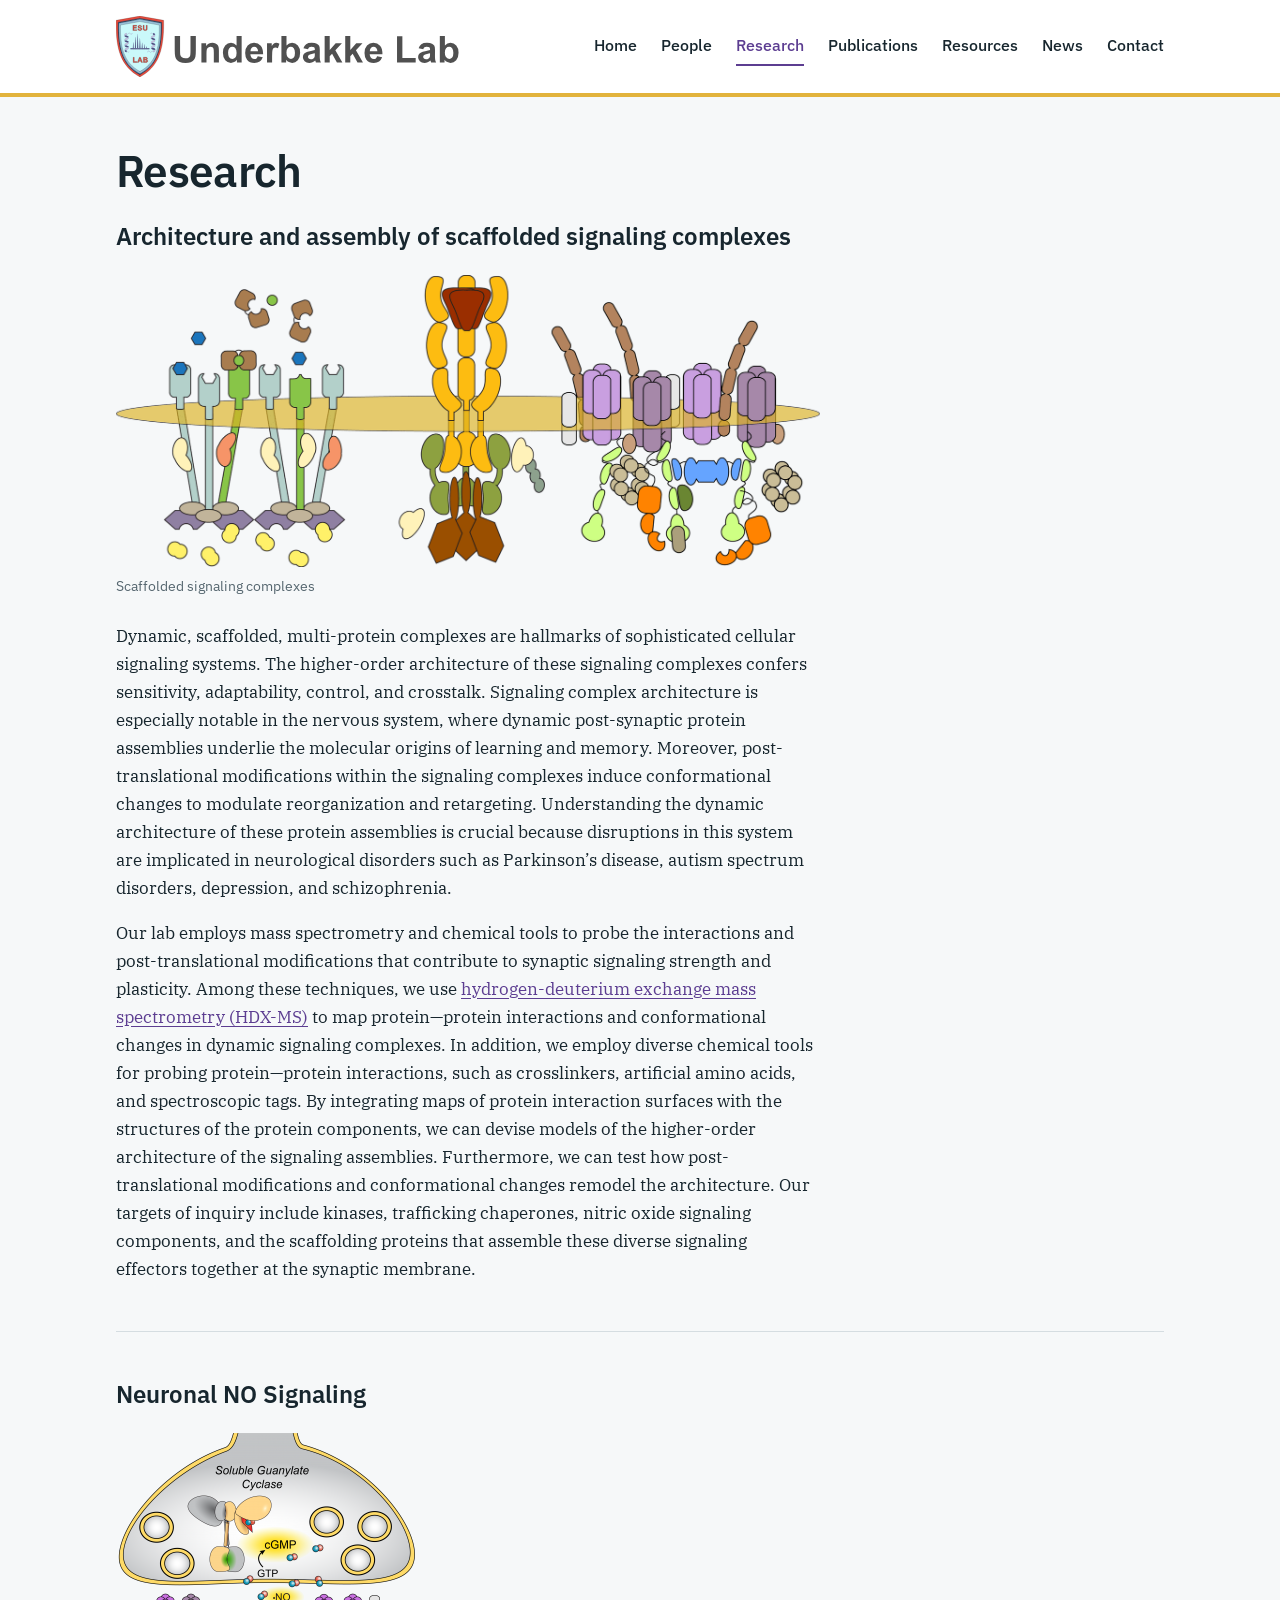
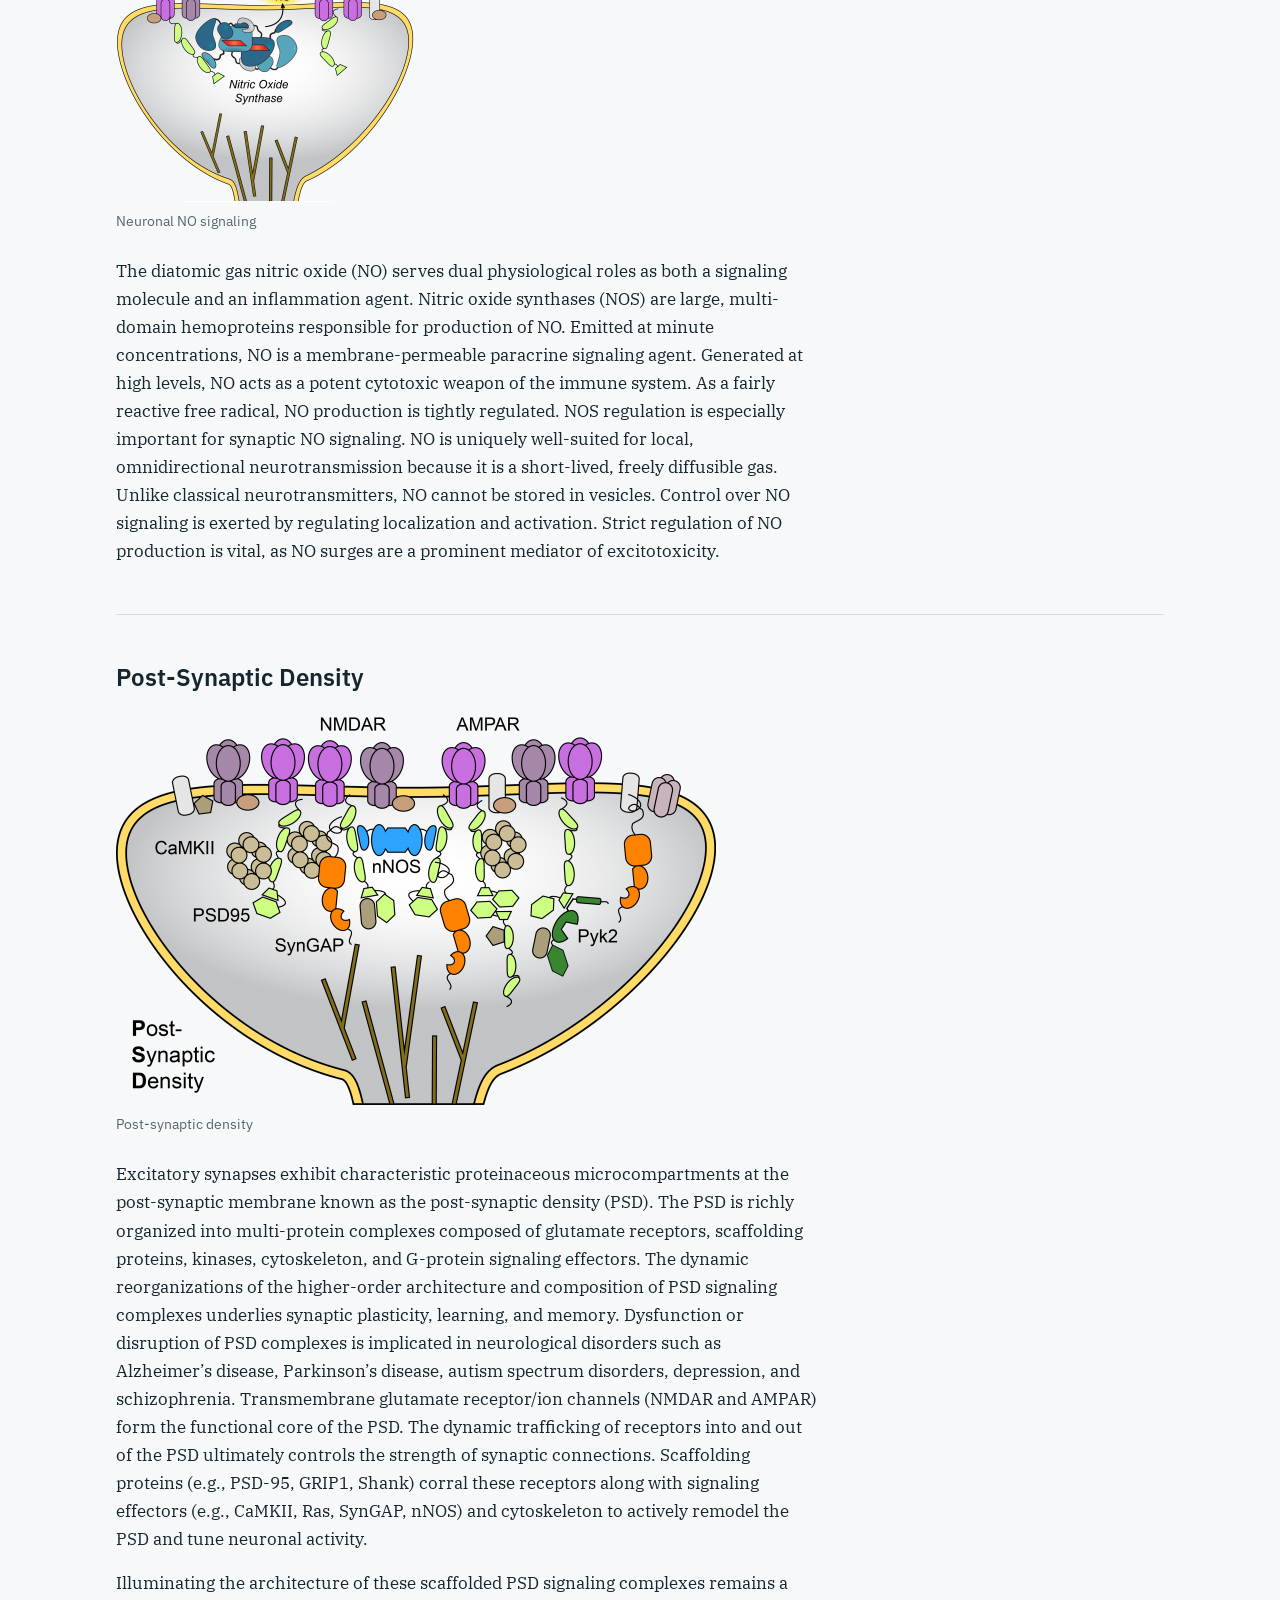
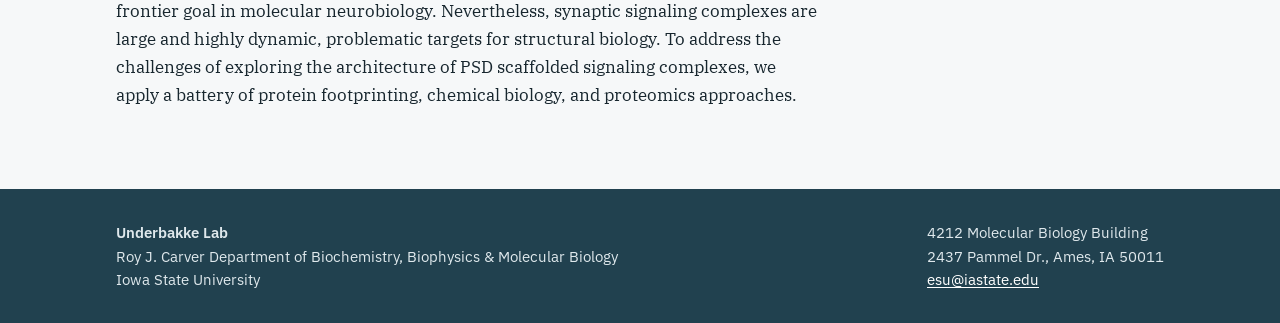
<file: docs/research.html>
<!doctype html>
<html lang="en">
<head>
  <meta charset="utf-8">
  <meta name="viewport" content="width=device-width, initial-scale=1">
  <title>Research | Underbakke Lab</title>
  <meta name="description" content="The Underbakke Lab at Iowa State University studies the architecture and assembly of scaffolded signaling complexes.">
  <link rel="icon" href="assets/favicon-32.png" sizes="32x32" type="image/png">
  <link rel="icon" href="assets/favicon-192.png" sizes="192x192" type="image/png">
  <link rel="apple-touch-icon" href="assets/apple-touch-icon.png">
  <link rel="stylesheet" href="assets/style.css">
</head>
<body>
  <a class="skip" href="#main">Skip to content</a>
  <header class="site-header">
    <div class="wrap header-inner">
      <a class="logo" href="index.html"><img src="assets/img/logo.svg" alt="Underbakke Lab" width="1775" height="315"></a>
      <nav aria-label="Main">
        <ul>
        <li><a href="index.html">Home</a></li>
        <li><a href="people.html">People</a></li>
        <li><a href="research.html" aria-current="page">Research</a></li>
        <li><a href="publications.html">Publications</a></li>
        <li><a href="resources.html">Resources</a></li>
        <li><a href="news.html">News</a></li>
        <li><a href="contact.html">Contact</a></li>
        </ul>
      </nav>
    </div>
  </header>
  <main id="main">
<div class="wrap prose">
<h1>Research</h1>

<section id="scaffolded-signaling-complexes">
<h2>Architecture and assembly of scaffolded signaling complexes</h2>
<figure>
  <img src="assets/img/1485122582821-image-asset.png" alt="Cartoon representing three transmembrane signaling systems: bacterial chemotaxis; Fas receptor and the death-inducing signaling complex (DISC); and the richly scaffolded post-synaptic density signaling proteins in communication with transmembrane neurotransmitter receptors">
  <figcaption>Scaffolded signaling complexes</figcaption>
</figure>
<p>Dynamic, scaffolded, multi-protein complexes are hallmarks of sophisticated cellular signaling systems. The higher-order architecture of these signaling complexes confers sensitivity, adaptability, control, and crosstalk. Signaling complex architecture is especially notable in the nervous system, where dynamic post-synaptic protein assemblies underlie the molecular origins of learning and memory. Moreover, post-translational modifications within the signaling complexes induce conformational changes to modulate reorganization and retargeting. Understanding the dynamic architecture of these protein assemblies is crucial because disruptions in this system are implicated in neurological disorders such as Parkinson’s disease, autism spectrum disorders, depression, and schizophrenia.</p>
<p>Our lab employs mass spectrometry and chemical tools to probe the interactions and post-translational modifications that contribute to synaptic signaling strength and plasticity. Among these techniques, we use <a href="techniques.html">hydrogen-deuterium exchange mass spectrometry (HDX-MS)</a> to map protein—protein interactions and conformational changes in dynamic signaling complexes. In addition, we employ diverse chemical tools for probing protein—protein interactions, such as crosslinkers, artificial amino acids, and spectroscopic tags. By integrating maps of protein interaction surfaces with the structures of the protein components, we can devise models of the higher-order architecture of the signaling assemblies. Furthermore, we can test how post-translational modifications and conformational changes remodel the architecture. Our targets of inquiry include kinases, trafficking chaperones, nitric oxide signaling components, and the scaffolding proteins that assemble these diverse signaling effectors together at the synaptic membrane.</p>
</section>

<section id="neuronal-no-signaling">
<h2>Neuronal NO Signaling</h2>
<figure>
  <img src="assets/img/NO-neuronal-signaling-2.png" alt="Cartoon representing pre- and post-synaptic termini with neuronal nitric oxide synthase generating nitric oxide and soluble guanylate cyclase sensing nitric oxide signal." loading="lazy">
  <figcaption>Neuronal NO signaling</figcaption>
</figure>
<p>The diatomic gas nitric oxide (NO) serves dual physiological roles as both a signaling molecule and an inflammation agent. Nitric oxide synthases (NOS) are large, multi-domain hemoproteins responsible for production of NO. Emitted at minute concentrations, NO is a membrane-permeable paracrine signaling agent. Generated at high levels, NO acts as a potent cytotoxic weapon of the immune system. As a fairly reactive free radical, NO production is tightly regulated. NOS regulation is especially important for synaptic NO signaling. NO is uniquely well-suited for local, omnidirectional neurotransmission because it is a short-lived, freely diffusible gas. Unlike classical neurotransmitters, NO cannot be stored in vesicles. Control over NO signaling is exerted by regulating localization and activation. Strict regulation of NO production is vital, as NO surges are a prominent mediator of excitotoxicity.</p>
</section>

<section id="post-synaptic-density">
<h2>Post-Synaptic Density</h2>
<figure>
  <img src="assets/img/PSD---new-receptors-600x390.png" alt="Cartoon illustrating a dendritic spine highlighting transmembrane glutamate receptors, scaffolding proteins, and several signaling enzymes" loading="lazy">
  <figcaption>Post-synaptic density</figcaption>
</figure>
<p>Excitatory synapses exhibit characteristic proteinaceous microcompartments at the post-synaptic membrane known as the post-synaptic density (PSD). The PSD is richly organized into multi-protein complexes composed of glutamate receptors, scaffolding proteins, kinases, cytoskeleton, and G-protein signaling effectors. The dynamic reorganizations of the higher-order architecture and composition of PSD signaling complexes underlies synaptic plasticity, learning, and memory. Dysfunction or disruption of PSD complexes is implicated in neurological disorders such as Alzheimer’s disease, Parkinson’s disease, autism spectrum disorders, depression, and schizophrenia. Transmembrane glutamate receptor/ion channels (NMDAR and AMPAR) form the functional core of the PSD. The dynamic trafficking of receptors into and out of the PSD ultimately controls the strength of synaptic connections. Scaffolding proteins (e.g., PSD-95, GRIP1, Shank) corral these receptors along with signaling effectors (e.g., CaMKII, Ras, SynGAP, nNOS) and cytoskeleton to actively remodel the PSD and tune neuronal activity.</p>
<p>Illuminating the architecture of these scaffolded PSD signaling complexes remains a frontier goal in molecular neurobiology. Nevertheless, synaptic signaling complexes are large and highly dynamic, problematic targets for structural biology. To address the challenges of exploring the architecture of PSD scaffolded signaling complexes, we apply a battery of protein footprinting, chemical biology, and proteomics approaches.</p>
</section>

</div>
  </main>
  <footer class="site-footer">
    <div class="wrap footer-inner">
      <p><strong>Underbakke Lab</strong><br>
      Roy J. Carver Department of Biochemistry, Biophysics &amp; Molecular Biology<br>
      Iowa State University</p>
      <p>4212 Molecular Biology Building<br>
      2437 Pammel Dr., Ames, IA 50011<br>
      <a href="mailto:esu@iastate.edu">esu@iastate.edu</a></p>
    </div>
  </footer>
</body>
</html>
</file>
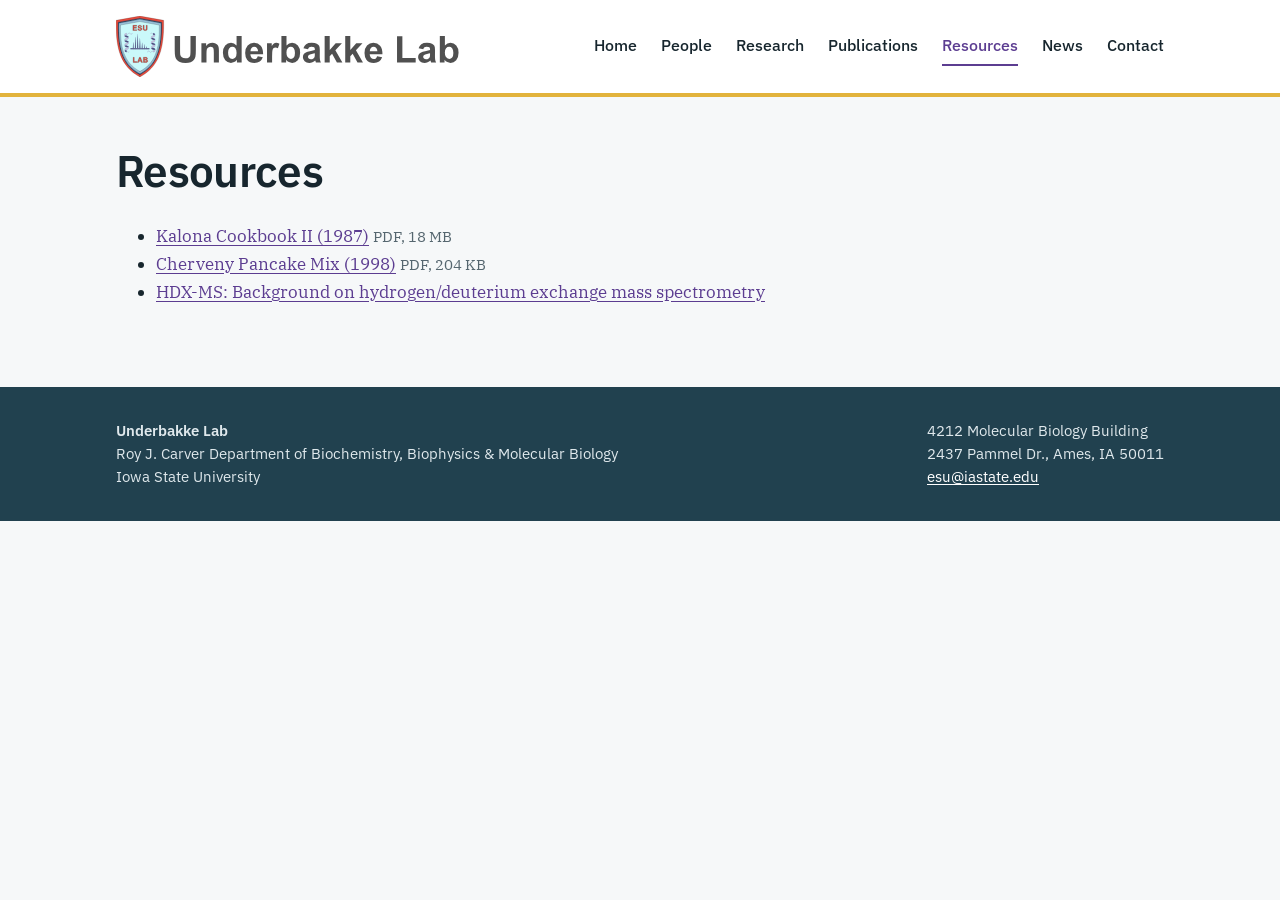
<file: docs/resources.html>
<!doctype html>
<html lang="en">
<head>
  <meta charset="utf-8">
  <meta name="viewport" content="width=device-width, initial-scale=1">
  <title>Resources | Underbakke Lab</title>
  <meta name="description" content="The Underbakke Lab at Iowa State University studies the architecture and assembly of scaffolded signaling complexes.">
  <link rel="icon" href="assets/favicon-32.png" sizes="32x32" type="image/png">
  <link rel="icon" href="assets/favicon-192.png" sizes="192x192" type="image/png">
  <link rel="apple-touch-icon" href="assets/apple-touch-icon.png">
  <link rel="stylesheet" href="assets/style.css">
</head>
<body>
  <a class="skip" href="#main">Skip to content</a>
  <header class="site-header">
    <div class="wrap header-inner">
      <a class="logo" href="index.html"><img src="assets/img/logo.svg" alt="Underbakke Lab" width="1775" height="315"></a>
      <nav aria-label="Main">
        <ul>
        <li><a href="index.html">Home</a></li>
        <li><a href="people.html">People</a></li>
        <li><a href="research.html">Research</a></li>
        <li><a href="publications.html">Publications</a></li>
        <li><a href="resources.html" aria-current="page">Resources</a></li>
        <li><a href="news.html">News</a></li>
        <li><a href="contact.html">Contact</a></li>
        </ul>
      </nav>
    </div>
  </header>
  <main id="main">
<div class="wrap prose">
<h1>Resources</h1>

<ul>
  <li><a href="assets/files/kalona-cookbook-ii-1987.pdf" download>Kalona Cookbook II (1987)</a> <span class="quiet">PDF, 18 MB</span></li>
  <li><a href="assets/files/cherveny-pancake-mix-1998.pdf" download>Cherveny Pancake Mix (1998)</a> <span class="quiet">PDF, 204 KB</span></li>
  <li><a href="techniques.html">HDX-MS: Background on hydrogen/deuterium exchange mass spectrometry</a></li>
</ul>

</div>
  </main>
  <footer class="site-footer">
    <div class="wrap footer-inner">
      <p><strong>Underbakke Lab</strong><br>
      Roy J. Carver Department of Biochemistry, Biophysics &amp; Molecular Biology<br>
      Iowa State University</p>
      <p>4212 Molecular Biology Building<br>
      2437 Pammel Dr., Ames, IA 50011<br>
      <a href="mailto:esu@iastate.edu">esu@iastate.edu</a></p>
    </div>
  </footer>
</body>
</html>
</file>
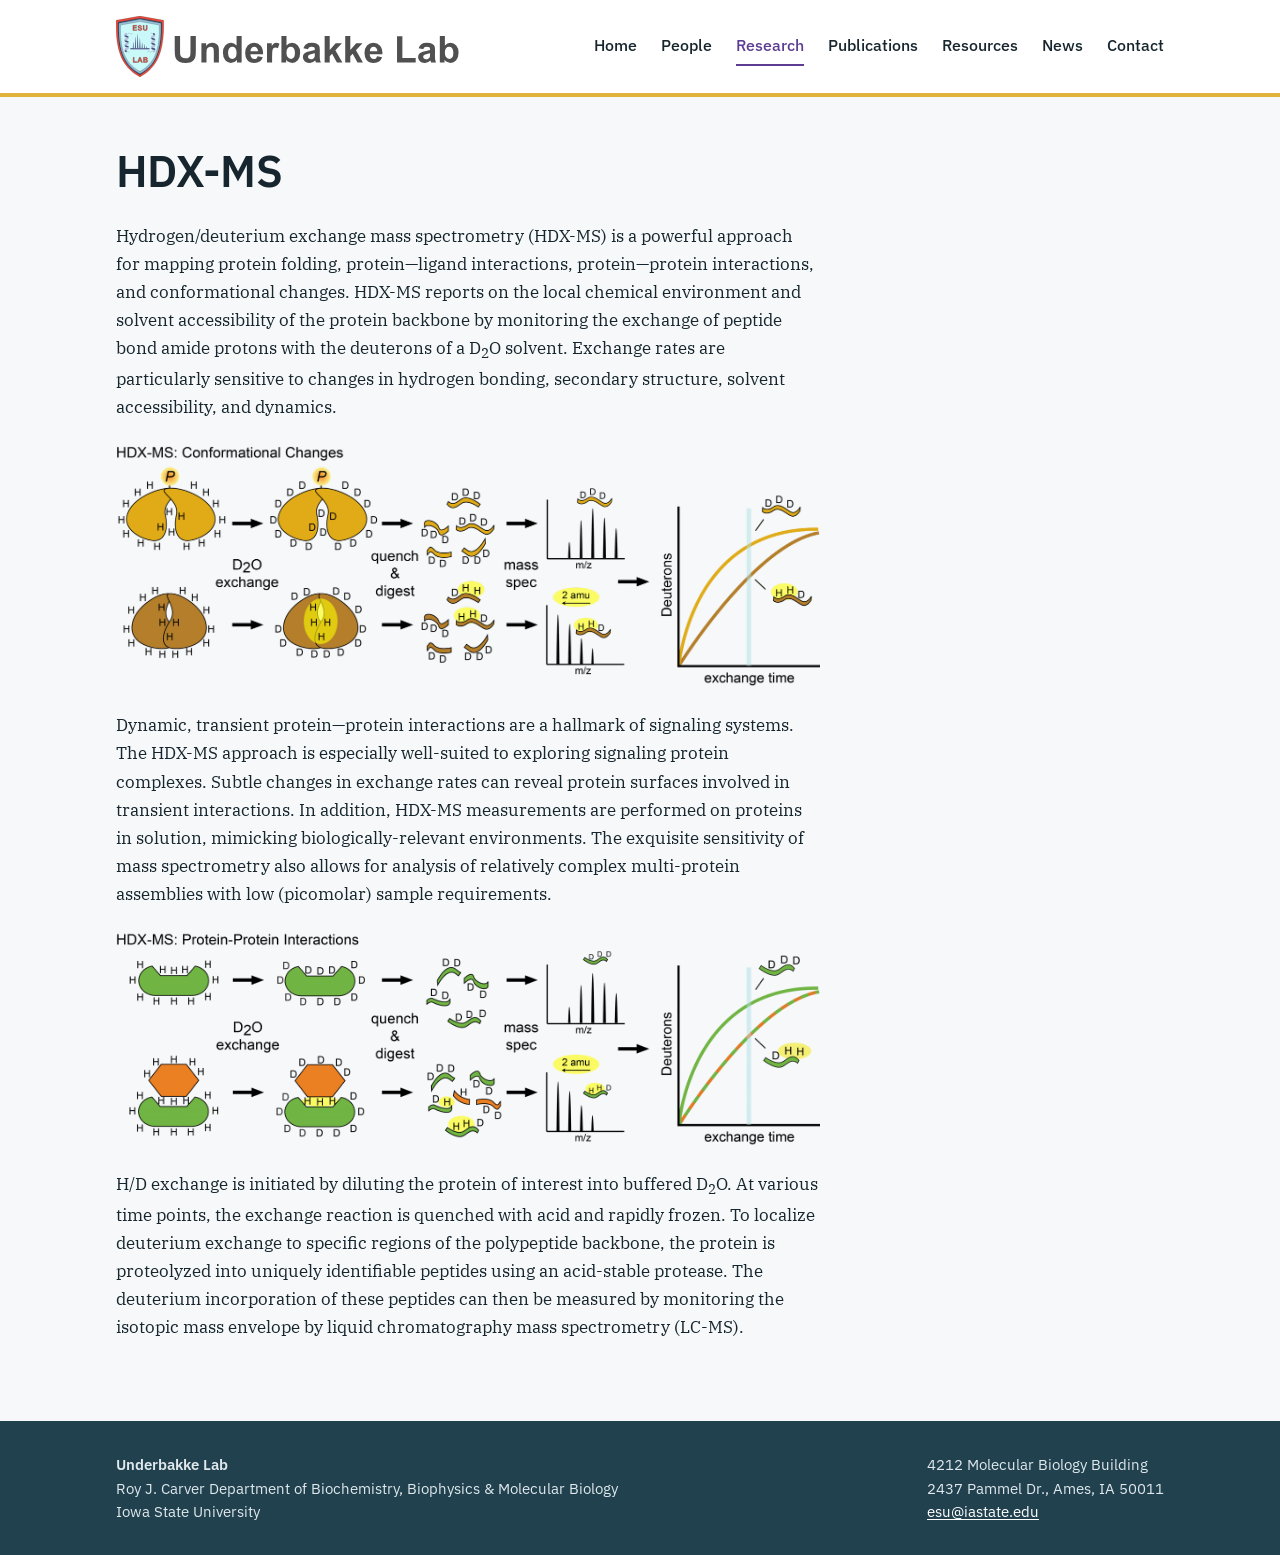
<file: docs/techniques.html>
<!doctype html>
<html lang="en">
<head>
  <meta charset="utf-8">
  <meta name="viewport" content="width=device-width, initial-scale=1">
  <title>HDX-MS | Underbakke Lab</title>
  <meta name="description" content="The Underbakke Lab at Iowa State University studies the architecture and assembly of scaffolded signaling complexes.">
  <link rel="icon" href="assets/favicon-32.png" sizes="32x32" type="image/png">
  <link rel="icon" href="assets/favicon-192.png" sizes="192x192" type="image/png">
  <link rel="apple-touch-icon" href="assets/apple-touch-icon.png">
  <link rel="stylesheet" href="assets/style.css">
</head>
<body>
  <a class="skip" href="#main">Skip to content</a>
  <header class="site-header">
    <div class="wrap header-inner">
      <a class="logo" href="index.html"><img src="assets/img/logo.svg" alt="Underbakke Lab" width="1775" height="315"></a>
      <nav aria-label="Main">
        <ul>
        <li><a href="index.html">Home</a></li>
        <li><a href="people.html">People</a></li>
        <li><a href="research.html" aria-current="page">Research</a></li>
        <li><a href="publications.html">Publications</a></li>
        <li><a href="resources.html">Resources</a></li>
        <li><a href="news.html">News</a></li>
        <li><a href="contact.html">Contact</a></li>
        </ul>
      </nav>
    </div>
  </header>
  <main id="main">
<div class="wrap prose">
<h1>HDX-MS</h1>

<p>Hydrogen/deuterium exchange mass spectrometry (HDX-MS) is a powerful approach for mapping protein folding, protein—ligand interactions, protein—protein interactions, and conformational changes. HDX-MS reports on the local chemical environment and solvent accessibility of the protein backbone by monitoring the exchange of peptide bond amide protons with the deuterons of a D<sub>2</sub>O solvent. Exchange rates are particularly sensitive to changes in hydrogen bonding, secondary structure, solvent accessibility, and dynamics.</p>

<figure>
  <img src="assets/img/1485123209275-image-asset.png" alt="Diagram describing the workflow for comparison of two protein conformations (phosphorylated vs. unphosphorylated) by HDX-MS">
</figure>

<p>Dynamic, transient protein—protein interactions are a hallmark of signaling systems. The HDX-MS approach is especially well-suited to exploring signaling protein complexes. Subtle changes in exchange rates can reveal protein surfaces involved in transient interactions. In addition, HDX-MS measurements are performed on proteins in solution, mimicking biologically-relevant environments. The exquisite sensitivity of mass spectrometry also allows for analysis of relatively complex multi-protein assemblies with low (picomolar) sample requirements.</p>

<figure>
  <img src="assets/img/1485123255352-image-asset.png" alt="Diagram describing the workflow for comparison of a protein with or without a binding partner by HDX-MS" loading="lazy">
</figure>

<p>H/D exchange is initiated by diluting the protein of interest into buffered D<sub>2</sub>O. At various time points, the exchange reaction is quenched with acid and rapidly frozen. To localize deuterium exchange to specific regions of the polypeptide backbone, the protein is proteolyzed into uniquely identifiable peptides using an acid-stable protease. The deuterium incorporation of these peptides can then be measured by monitoring the isotopic mass envelope by liquid chromatography mass spectrometry (LC-MS).</p>

</div>
  </main>
  <footer class="site-footer">
    <div class="wrap footer-inner">
      <p><strong>Underbakke Lab</strong><br>
      Roy J. Carver Department of Biochemistry, Biophysics &amp; Molecular Biology<br>
      Iowa State University</p>
      <p>4212 Molecular Biology Building<br>
      2437 Pammel Dr., Ames, IA 50011<br>
      <a href="mailto:esu@iastate.edu">esu@iastate.edu</a></p>
    </div>
  </footer>
</body>
</html>
</file>
<file: docs/assets/style.css>
/* Fonts are hosted with the site (IBM Plex, SIL Open Font License). */
@font-face { font-family: "IBM Plex Sans"; font-weight: 400; font-style: normal; font-display: swap; src: url("fonts/ibm-plex-sans-latin-400-normal.woff2") format("woff2"); }
@font-face { font-family: "IBM Plex Sans"; font-weight: 500; font-style: normal; font-display: swap; src: url("fonts/ibm-plex-sans-latin-500-normal.woff2") format("woff2"); }
@font-face { font-family: "IBM Plex Sans"; font-weight: 600; font-style: normal; font-display: swap; src: url("fonts/ibm-plex-sans-latin-600-normal.woff2") format("woff2"); }
@font-face { font-family: "IBM Plex Serif"; font-weight: 400; font-style: normal; font-display: swap; src: url("fonts/ibm-plex-serif-latin-400-normal.woff2") format("woff2"); }
@font-face { font-family: "IBM Plex Serif"; font-weight: 400; font-style: italic; font-display: swap; src: url("fonts/ibm-plex-serif-latin-400-italic.woff2") format("woff2"); }
@font-face { font-family: "IBM Plex Serif"; font-weight: 500; font-style: normal; font-display: swap; src: url("fonts/ibm-plex-serif-latin-500-normal.woff2") format("woff2"); }

/* Underbakke Lab — colors are taken from the lab's own signaling-complex figures:
   membrane gold, receptor violet, and the slate of the synapse cartoons. */
:root {
  --paper: #f6f8f9;
  --surface: #ffffff;
  --ink: #17262e;
  --quiet: #55666f;
  --rule: #d5dde1;
  --gold: #e2b33c;
  --violet: #5c3d91;
  --slate: #21414f;
  --sans: "IBM Plex Sans", system-ui, sans-serif;
  --serif: "IBM Plex Serif", Georgia, serif;
}

* { box-sizing: border-box; }

html { -webkit-text-size-adjust: 100%; }

body {
  margin: 0;
  background: var(--paper);
  color: var(--ink);
  font-family: var(--serif);
  font-size: 1.0625rem;
  line-height: 1.65;
}

img { max-width: 100%; height: auto; display: block; }

a { color: var(--violet); text-underline-offset: 0.15em; }
a:hover { color: var(--ink); }
a:focus-visible { outline: 3px solid var(--gold); outline-offset: 2px; border-radius: 2px; }

h1, h2, h3 { font-family: var(--sans); font-weight: 600; line-height: 1.2; margin: 0; }
h1 { font-size: clamp(2rem, 4.5vw, 2.75rem); letter-spacing: -0.015em; margin-bottom: 1.5rem; }
h2 { font-size: 1.5rem; margin: 3rem 0 1rem; }
h3 { font-size: 1.125rem; }
p { margin: 0 0 1rem; }

.wrap { max-width: 68rem; margin: 0 auto; padding: 0 1.25rem; }
main > .wrap { padding-top: 3rem; padding-bottom: 4rem; }
.quiet { color: var(--quiet); font-size: 0.9375rem; }

.skip { position: absolute; left: -999px; top: 0; background: var(--ink); color: #fff; padding: 0.5rem 1rem; }
.skip:focus { left: 0; z-index: 10; }

/* Header */
.site-header { background: var(--surface); border-bottom: 4px solid var(--gold); }
.header-inner { display: flex; flex-wrap: wrap; align-items: center; justify-content: space-between; gap: 0.75rem 2rem; padding-top: 1rem; padding-bottom: 1rem; }
.logo { display: block; width: min(21.5rem, 100%); }
.logo img { width: 100%; height: auto; }
.site-header ul { list-style: none; margin: 0; padding: 0; display: flex; flex-wrap: wrap; gap: 0.25rem 1.5rem; }
.site-header nav a { font-family: var(--sans); font-weight: 500; font-size: 1rem; color: var(--ink); text-decoration: none; padding: 0.35rem 0; display: inline-block; border-bottom: 2px solid transparent; }
.site-header nav a:hover { border-bottom-color: var(--rule); }
.site-header nav a[aria-current="page"] { border-bottom-color: var(--violet); color: var(--violet); }

/* Footer */
.site-footer { background: var(--slate); color: #dfe8ec; font-family: var(--sans); font-size: 0.9375rem; line-height: 1.55; }
.footer-inner { display: flex; flex-wrap: wrap; justify-content: space-between; gap: 1rem 3rem; padding-top: 2rem; padding-bottom: 2rem; }
.site-footer p { margin: 0; }
.site-footer a { color: #fff; }

/* Home */
.hero { background: var(--slate); color: #fff; }
.hero-inner { padding-top: 3.5rem; padding-bottom: 3.5rem; }
.hero h1 { font-size: clamp(1.9rem, 4vw, 2.9rem); margin-bottom: 1rem; }
.hero p { color: #dfe8ec; max-width: 38rem; font-size: 1.1875rem; }
.button { display: inline-block; margin-top: 0.5rem; font-family: var(--sans); font-size: 1rem; font-weight: 600; background: var(--gold); color: var(--ink); text-decoration: none; padding: 0.7rem 1.2rem; border-radius: 4px; }
.button:hover { background: #f0c552; color: var(--ink); }

.pano { margin: 0 0 1rem; }
.pano img { width: 100%; border-radius: 4px; }
figcaption { font-family: var(--sans); font-size: 0.875rem; color: var(--quiet); margin-top: 0.5rem; }
.home-cols { display: grid; grid-template-columns: 1fr 1fr; gap: 0 4rem; }
.gallery { display: grid; grid-template-columns: repeat(4, 1fr); gap: 1rem; margin-top: 3rem; }
.gallery figure { margin: 0; }
.gallery img { width: 100%; aspect-ratio: 4 / 3; object-fit: cover; border-radius: 4px; }

/* News */
.post { margin-bottom: 2.5rem; max-width: 40rem; }
.post-date { font-family: var(--sans); font-size: 0.875rem; color: var(--quiet); margin-bottom: 0.25rem; }
.post h3 { margin-bottom: 0.5rem; }
.post img { margin-top: 0.75rem; border-radius: 4px; max-height: 26rem; width: auto; }
.year { display: grid; grid-template-columns: 7rem 1fr; border-top: 1px solid var(--rule); padding-top: 2rem; }
.year > h2 { margin: 0; font-size: 1.75rem; color: var(--violet); position: sticky; top: 1rem; align-self: start; }

/* People */
.pi { display: flex; flex-wrap: wrap; gap: 1.5rem; align-items: center; }
.pi img { width: 12rem; aspect-ratio: 4 / 5; object-fit: cover; border-radius: 4px; }
.pi h2 { margin: 0 0 0.5rem; }
.pi p { margin-bottom: 0.25rem; }
.people { list-style: none; margin: 0; padding: 0; display: grid; grid-template-columns: repeat(auto-fill, minmax(11.5rem, 1fr)); gap: 2rem 1.5rem; }
.people.alumni { grid-template-columns: repeat(auto-fill, minmax(9rem, 1fr)); }
.person img, .no-photo { width: 100%; aspect-ratio: 4 / 5; object-fit: cover; border-radius: 4px; margin-bottom: 0.75rem; background: var(--rule); }
.no-photo { display: grid; place-items: center; font-family: var(--sans); font-size: 2.5rem; font-weight: 500; color: var(--quiet); }
.person h3 { margin-bottom: 0.25rem; }
.person p { font-family: var(--sans); font-size: 0.9375rem; line-height: 1.4; margin-bottom: 0.2rem; overflow-wrap: anywhere; }
.alumni .person h3 { font-size: 1rem; }
.alumni .person p { font-size: 0.875rem; }

.post a, .pubs a { overflow-wrap: anywhere; }

/* Publications */
.pubs { padding-left: 2.25rem; max-width: 46rem; }
.pubs li { margin-bottom: 1.1rem; padding-left: 0.25rem; }
.pubs li::marker { font-family: var(--sans); color: var(--quiet); }
.pubs.plain { list-style: none; padding-left: 0; }
.pubs.plain li { padding-left: 0; }

/* Text pages */
.prose > p, .prose > ul, .prose section > p { max-width: 44rem; }
.prose figure { margin: 1.5rem 0; max-width: 44rem; }
.prose figure img { border-radius: 4px; }
.prose section { border-top: 1px solid var(--rule); margin-top: 3rem; }
.prose section:first-of-type { border-top: 0; margin-top: 0; }
.prose section:first-of-type h2 { margin-top: 0; }
.addresses { display: grid; grid-template-columns: repeat(auto-fit, minmax(15rem, 1fr)); gap: 1.5rem; margin-top: 2rem; }
address { font-style: normal; font-family: var(--sans); font-size: 1rem; line-height: 1.6; background: var(--surface); border: 1px solid var(--rule); border-radius: 4px; padding: 1.25rem; }
.profile { display: grid; grid-template-columns: minmax(12rem, 20rem) 1fr; gap: 2.5rem; align-items: start; }
.profile img { border-radius: 4px; }
.profile h2 { font-size: 1.125rem; margin: 1.75rem 0 0.4rem; }

@media (max-width: 760px) {
  .home-cols, .profile { grid-template-columns: minmax(0, 1fr); }
  .hero-inner { padding-top: 2.5rem; padding-bottom: 2.5rem; }
  .gallery { grid-template-columns: 1fr 1fr; }
  .year { grid-template-columns: minmax(0, 1fr); }
  .year > h2 { position: static; margin-bottom: 1.25rem; }
  .people { grid-template-columns: repeat(2, 1fr); }
  .people.alumni { grid-template-columns: repeat(2, 1fr); }
}
</file>
